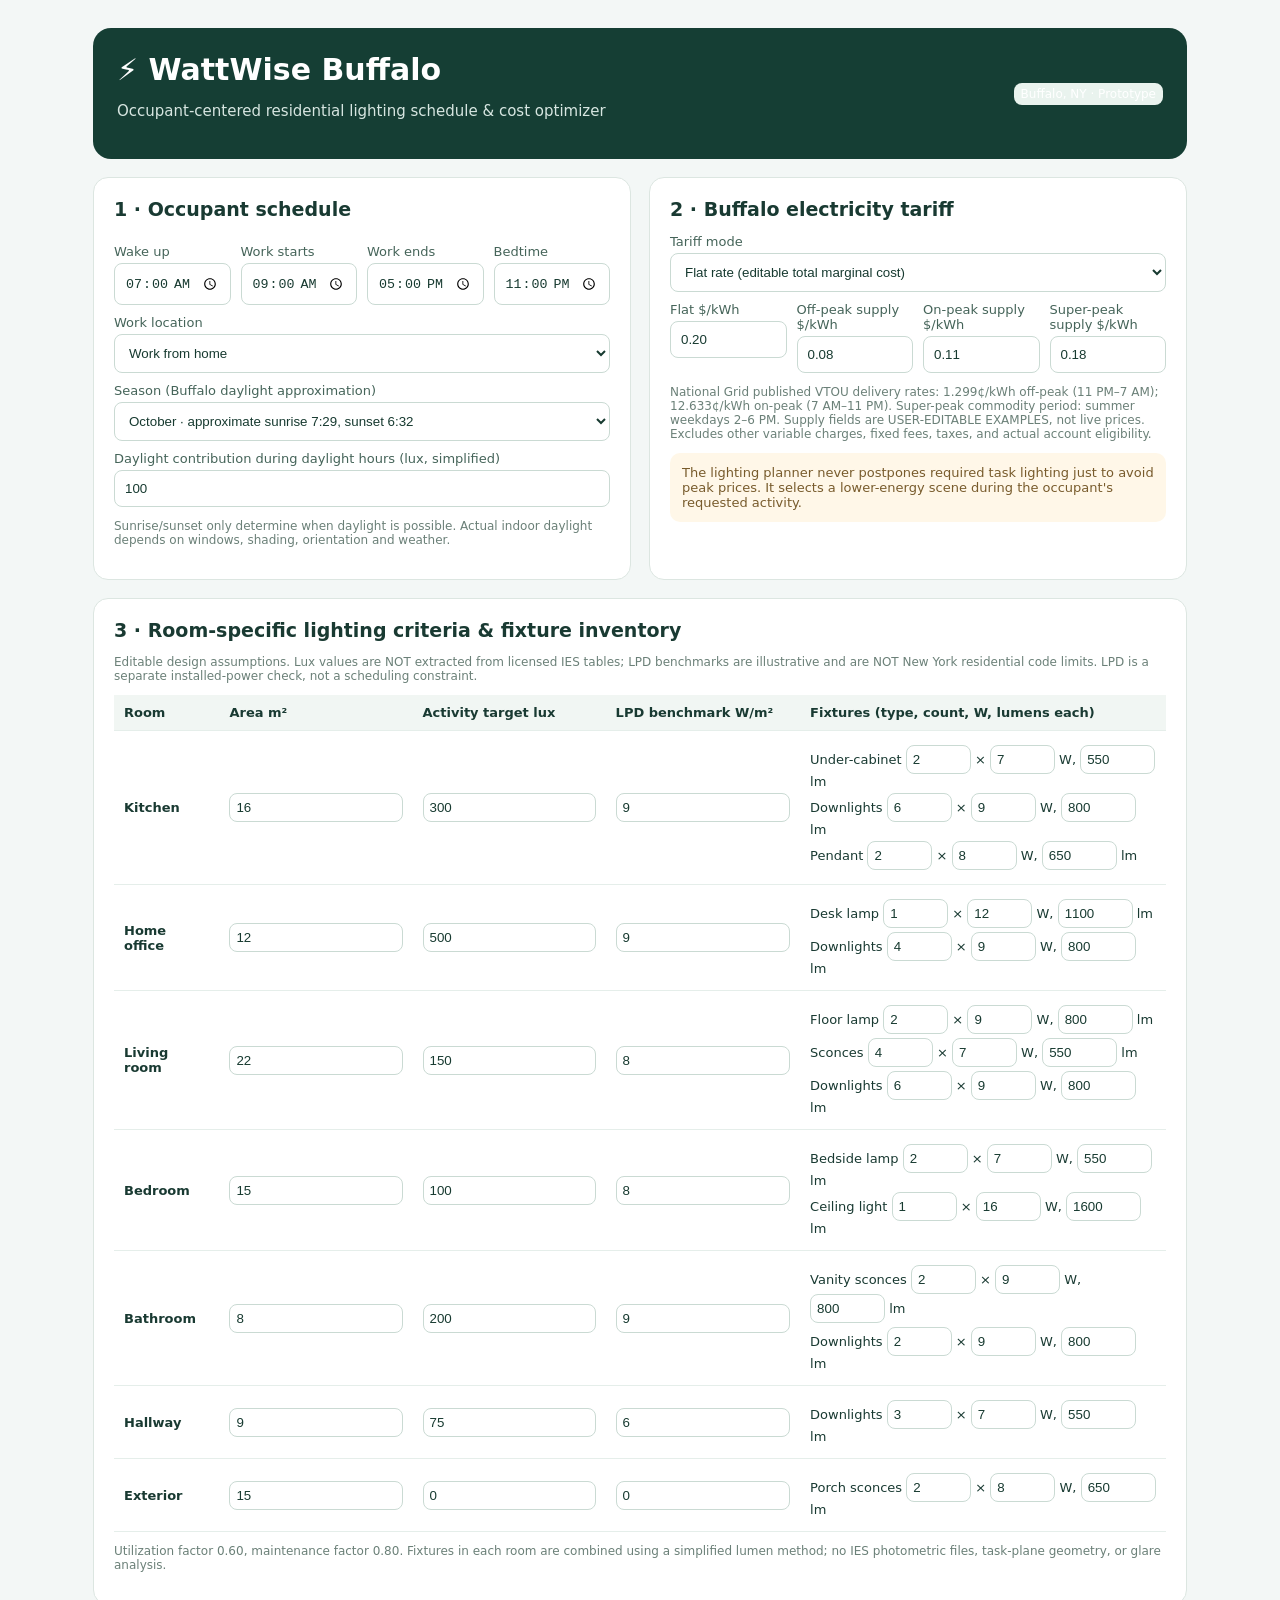
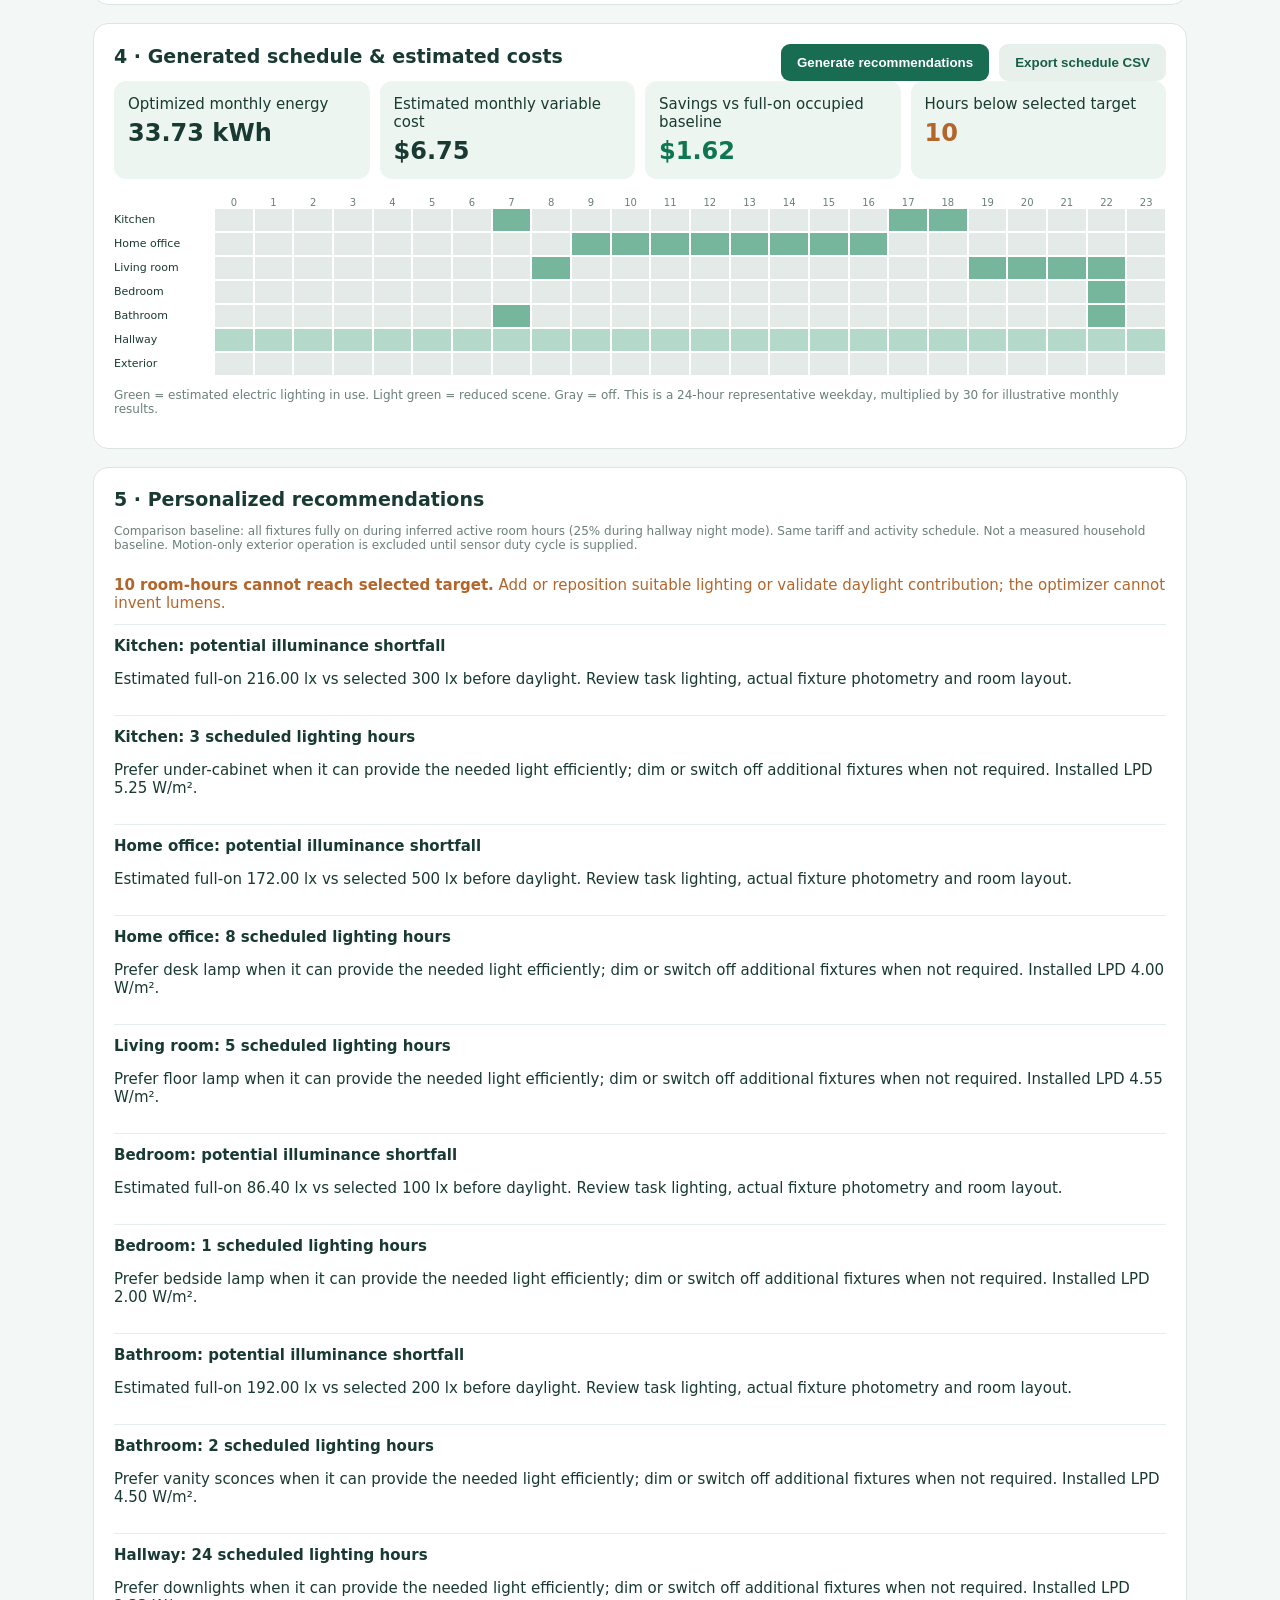
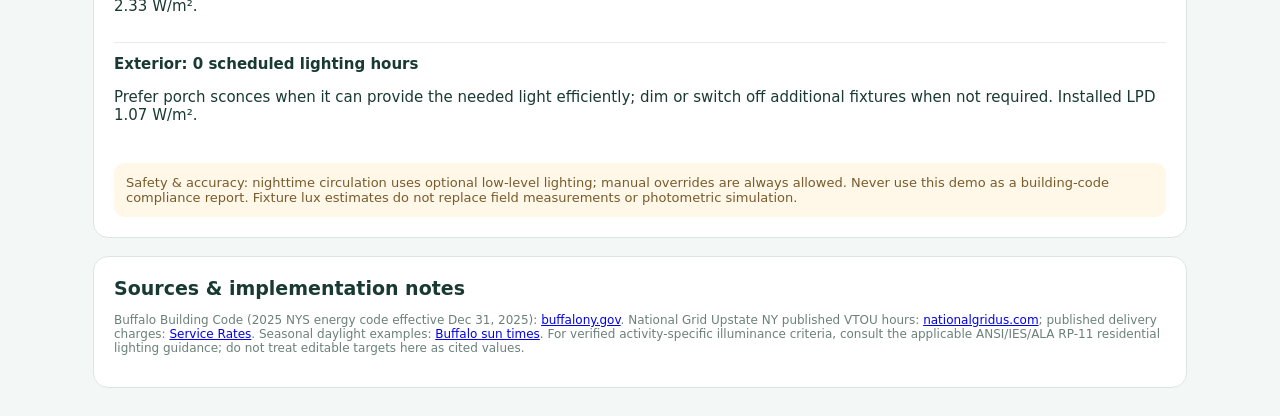
<file: WattWise_Buffalo_Complete_Package/WattWise_Buffalo/index.html>
<!DOCTYPE html>
<html lang="en"><head><meta charset="utf-8"/><meta content="width=device-width,initial-scale=1" name="viewport"/><title>WattWise Buffalo | Lighting Planner</title><link href="styles.css" rel="stylesheet"/></head><body><div class="wrap"><div class="top"><div class="flex" style="justify-content:space-between"><div><h1>⚡ WattWise Buffalo</h1><p>Occupant-centered residential lighting schedule &amp; cost optimizer</p></div><span class="chip">Buffalo, NY · Prototype</span></div></div><div class="grid"><section class="card"><h2>1 · Occupant schedule</h2><div class="four"><div><label>Wake up</label><input id="wake" type="time" value="07:00"/></div><div><label>Work starts</label><input id="work" type="time" value="09:00"/></div><div><label>Work ends</label><input id="end" type="time" value="17:00"/></div><div><label>Bedtime</label><input id="bed" type="time" value="23:00"/></div></div><label>Work location</label><select id="wfh"><option value="yes">Work from home</option><option value="no">Work away from home</option></select><label>Season (Buffalo daylight approximation)</label><select id="season"><option value="winter">Winter · approximate sunrise 7:40, sunset 4:42</option><option value="summer">Summer · approximate sunrise 5:36, sunset 8:56</option><option selected="" value="fall">October · approximate sunrise 7:29, sunset 6:32</option></select><label>Daylight contribution during daylight hours (lux, simplified)</label><input id="daylux" max="800" min="0" type="number" value="100"/><p class="small">Sunrise/sunset only determine when daylight is possible. Actual indoor daylight depends on windows, shading, orientation and weather.</p></section><section class="card"><h2>2 · Buffalo electricity tariff</h2><label>Tariff mode</label><select id="tariff"><option value="flat">Flat rate (editable total marginal cost)</option><option value="vtou">National Grid SC-1 VTOU · illustrative supply + published delivery periods</option></select><div class="four"><div><label>Flat $/kWh</label><input id="flat" min="0" step=".001" type="number" value="0.20"/></div><div><label>Off-peak supply $/kWh</label><input id="offsupply" min="0" step=".001" type="number" value="0.08"/></div><div><label>On-peak supply $/kWh</label><input id="onsupply" min="0" step=".001" type="number" value="0.11"/></div><div><label>Super-peak supply $/kWh</label><input id="supersupply" min="0" step=".001" type="number" value="0.18"/></div></div><p class="small">National Grid published VTOU delivery rates: 1.299¢/kWh off-peak (11 PM–7 AM); 12.633¢/kWh on-peak (7 AM–11 PM). Super-peak commodity period: summer weekdays 2–6 PM. Supply fields are USER-EDITABLE EXAMPLES, not live prices. Excludes other variable charges, fixed fees, taxes, and actual account eligibility.</p><div class="note">The lighting planner never postpones required task lighting just to avoid peak prices. It selects a lower-energy scene during the occupant's requested activity.</div></section><section class="card wide"><h2>3 · Room-specific lighting criteria &amp; fixture inventory</h2><p class="small">Editable design assumptions. Lux values are NOT extracted from licensed IES tables; LPD benchmarks are illustrative and are NOT New York residential code limits. LPD is a separate installed-power check, not a scheduling constraint.</p><div class="scroll"><table><thead><tr><th>Room</th><th>Area m²</th><th>Activity target lux</th><th>LPD benchmark W/m²</th><th>Fixtures (type, count, W, lumens each)</th></tr></thead><tbody id="rooms"></tbody></table></div><p class="small">Utilization factor 0.60, maintenance factor 0.80. Fixtures in each room are combined using a simplified lumen method; no IES photometric files, task-plane geometry, or glare analysis.</p></section><section class="card wide"><div class="flex" style="justify-content:space-between"><h2>4 · Generated schedule &amp; estimated costs</h2><div class="flex"><button id="run">Generate recommendations</button><button class="secondary" id="csv">Export schedule CSV</button></div></div><div class="four" id="metrics"></div><div class="scroll" style="margin-top:18px"><div id="timeline"></div></div><p class="small">Green = estimated electric lighting in use. Light green = reduced scene. Gray = off. This is a 24-hour representative weekday, multiplied by 30 for illustrative monthly results.</p></section><section class="card wide"><h2>5 · Personalized recommendations</h2><div id="recs"></div><div class="note">Safety &amp; accuracy: nighttime circulation uses optional low-level lighting; manual overrides are always allowed. Never use this demo as a building-code compliance report. Fixture lux estimates do not replace field measurements or photometric simulation.</div></section><section class="card wide"><h2>Sources &amp; implementation notes</h2><p class="small">Buffalo Building Code (2025 NYS energy code effective Dec 31, 2025): <a href="https://www.buffalony.gov/448/Building-Code">buffalony.gov</a>. National Grid Upstate NY published VTOU hours: <a href="https://www.nationalgridus.com/Upstate-NY-Home/Voluntary-Time-of-Use-Rate/Voluntary-Time-of-Use-Rate">nationalgridus.com</a>; published delivery charges: <a href="https://www.nationalgridus.com/Upstate-NY-Home/Rates/Service-Rates">Service Rates</a>. Seasonal daylight examples: <a href="https://todaysuntimes.com/new-york/buffalo/">Buffalo sun times</a>. For verified activity-specific illuminance criteria, consult the applicable ANSI/IES/ALA RP-11 residential lighting guidance; do not treat editable targets here as cited values.</p></section></div></div><script src="app.js"></script></body></html>
</file>
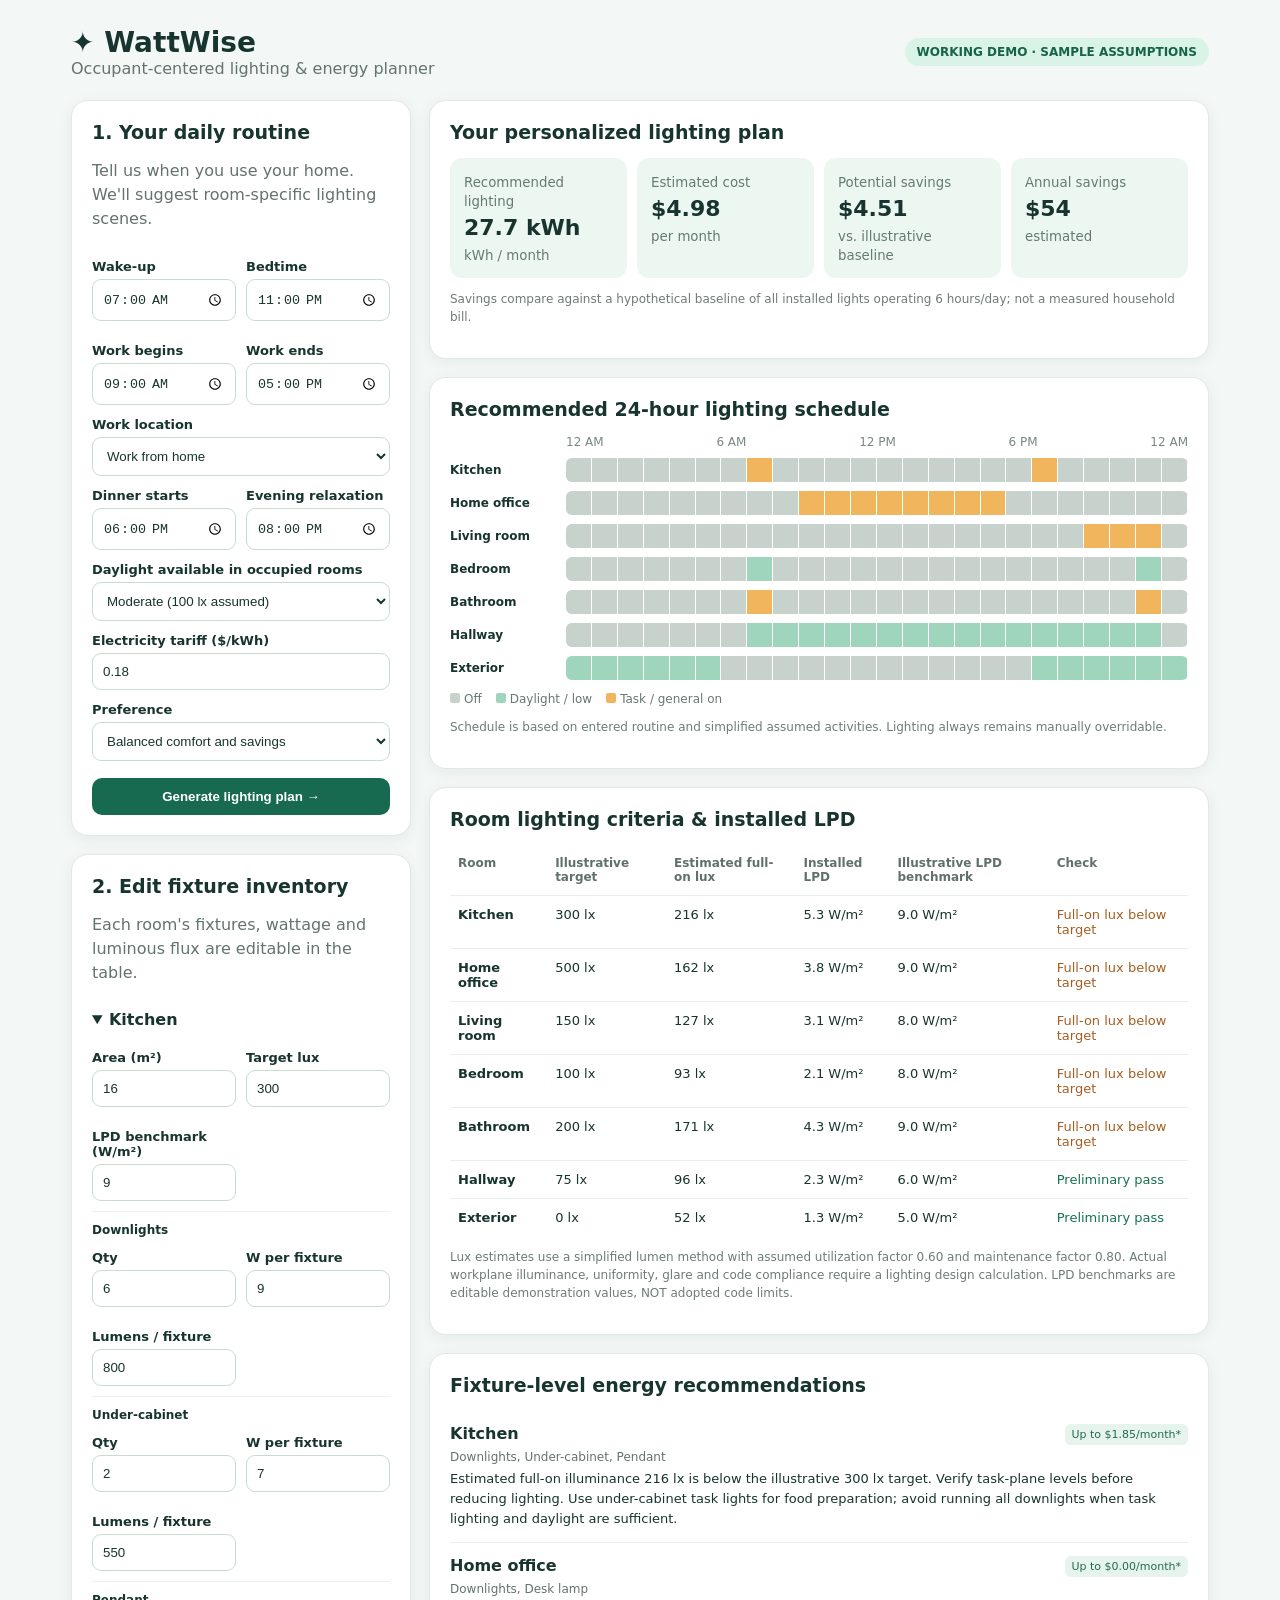
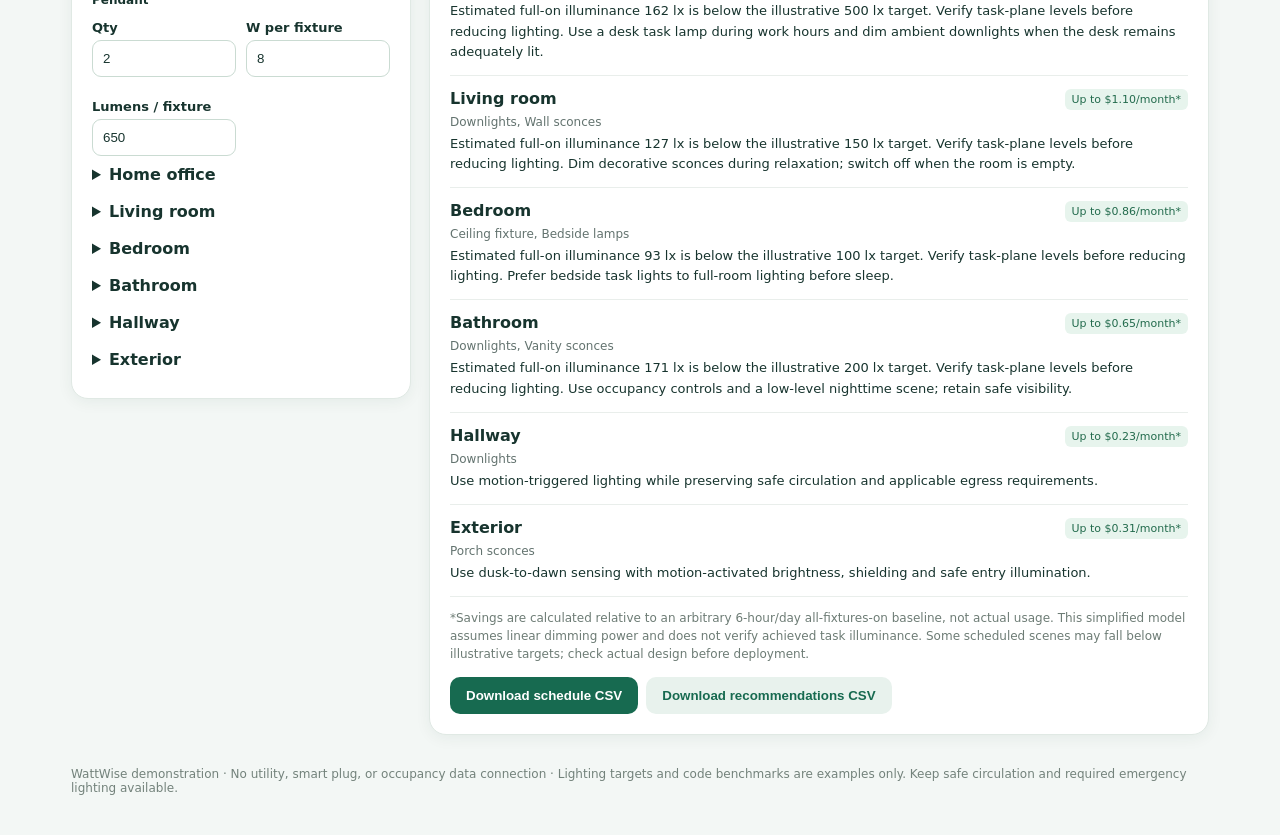
<file: wattwise_schedule_optimizer.html>
<!doctype html><html lang="en"><head><meta charset="utf-8"><meta name="viewport" content="width=device-width,initial-scale=1"><title>WattWise | Occupant-Centered Lighting Planner</title><style>:root{font-family:Inter,system-ui,Arial,sans-serif;color:#17342e;background:#f3f7f5}*{box-sizing:border-box}body{margin:0}.wrap{max-width:1190px;margin:auto;padding:26px}header{display:flex;justify-content:space-between;align-items:center;margin-bottom:22px}h1{font-size:28px;margin:0}h2{font-size:19px;margin:0 0 15px}p,.muted{color:#63736f}p{line-height:1.5}.tag{background:#d9f3e7;padding:7px 12px;border-radius:40px;color:#176348;font-size:12px;font-weight:700}.grid{display:grid;grid-template-columns:340px 1fr;gap:18px}.card{background:white;border:1px solid #e0e9e4;border-radius:17px;padding:20px;margin-bottom:18px;box-shadow:0 3px 15px #163c3010}label{display:block;font-size:13px;font-weight:650;margin:12px 0 5px}input,select{width:100%;border:1px solid #cadbd2;padding:10px;border-radius:9px;background:#fff;color:#17342e}input[type=checkbox]{width:auto}button{background:#176a50;color:#fff;border:0;padding:11px 16px;border-radius:10px;cursor:pointer;font-weight:700}button.secondary{background:#e8f2ed;color:#176a50}.cols{display:grid;grid-template-columns:1fr 1fr;gap:10px}.metrics{display:grid;grid-template-columns:repeat(4,1fr);gap:10px}.metric{background:#edf7f1;border-radius:12px;padding:14px}.metric b{display:block;font-size:22px;margin:5px 0}.metric small{color:#657b70}table{width:100%;border-collapse:collapse;font-size:13px}td,th{text-align:left;border-bottom:1px solid #e9eeeb;padding:11px 8px;vertical-align:top}th{color:#60716b;font-size:12px}tr:last-child td{border:0}.pill{background:#e7f4ed;color:#236b4d;padding:4px 7px;border-radius:6px;font-size:11px}.warn{color:#a55e21}.good{color:#16724e}.schedule{display:grid;gap:9px}.srow{display:grid;grid-template-columns:108px 1fr;gap:8px;align-items:center;font-size:12px}.track{display:flex;height:24px;border-radius:6px;overflow:hidden;background:#f0f2f0}.segment{border-right:1px solid white;min-width:0}.legend{display:flex;gap:14px;font-size:12px;color:#677970;margin-top:12px}.dot{width:10px;height:10px;display:inline-block;border-radius:2px;margin-right:4px}.note{font-size:12px;color:#6d7c75;margin-top:12px}footer{font-size:12px;color:#73827b;padding:14px 0}@media(max-width:850px){.grid{grid-template-columns:1fr}.metrics{grid-template-columns:repeat(2,1fr)}}@media(max-width:520px){.cols{grid-template-columns:1fr}.wrap{padding:12px}.card{padding:14px}.srow{grid-template-columns:80px 1fr}table{font-size:11px}}</style></head><body><div class="wrap"><header><div><h1>✦ WattWise</h1><div class="muted">Occupant-centered lighting & energy planner</div></div><span class="tag">WORKING DEMO · SAMPLE ASSUMPTIONS</span></header><div class="grid"><aside><section class="card"><h2>1. Your daily routine</h2><p>Tell us when you use your home. We'll suggest room-specific lighting scenes.</p><div class="cols"><div><label>Wake-up</label><input id="wake" type="time" value="07:00"></div><div><label>Bedtime</label><input id="sleep" type="time" value="23:00"></div><div><label>Work begins</label><input id="workStart" type="time" value="09:00"></div><div><label>Work ends</label><input id="workEnd" type="time" value="17:00"></div></div><label>Work location</label><select id="location"><option value="home">Work from home</option><option value="away">Work away from home</option></select><div class="cols"><div><label>Dinner starts</label><input id="dinner" type="time" value="18:00"></div><div><label>Evening relaxation</label><input id="relax" type="time" value="20:00"></div></div><label>Daylight available in occupied rooms</label><select id="daylight"><option value="0">Minimal / unknown</option><option value="100" selected>Moderate (100 lx assumed)</option><option value="200">High (200 lx assumed)</option></select><label>Electricity tariff ($/kWh)</label><input id="rate" type="number" min="0" step="0.01" value="0.18"><label>Preference</label><select id="pref"><option value="balanced">Balanced comfort and savings</option><option value="savings">Prioritize savings</option><option value="comfort">Prioritize brighter scenes</option></select><button style="width:100%;margin-top:17px" onclick="calculate()">Generate lighting plan →</button></section><section class="card"><h2>2. Edit fixture inventory</h2><p>Each room's fixtures, wattage and luminous flux are editable in the table.</p><div id="editor"></div></section></aside><main><section class="card"><h2>Your personalized lighting plan</h2><div class="metrics"><div class="metric"><small>Recommended lighting</small><b id="kwh">—</b><small>kWh / month</small></div><div class="metric"><small>Estimated cost</small><b id="cost">—</b><small>per month</small></div><div class="metric"><small>Potential savings</small><b id="saving">—</b><small>vs. illustrative baseline</small></div><div class="metric"><small>Annual savings</small><b id="annual">—</b><small>estimated</small></div></div><p class="note">Savings compare against a hypothetical baseline of all installed lights operating 6 hours/day; not a measured household bill.</p></section><section class="card"><h2>Recommended 24-hour lighting schedule</h2><div id="timeline" class="schedule"></div><div class="legend"><span><i class="dot" style="background:#c8d2cc"></i>Off</span><span><i class="dot" style="background:#9ed5bc"></i>Daylight / low</span><span><i class="dot" style="background:#f1b65d"></i>Task / general on</span></div><p class="note">Schedule is based on entered routine and simplified assumed activities. Lighting always remains manually overridable.</p></section><section class="card"><h2>Room lighting criteria & installed LPD</h2><div style="overflow-x:auto"><table><thead><tr><th>Room</th><th>Illustrative target</th><th>Estimated full-on lux</th><th>Installed LPD</th><th>Illustrative LPD benchmark</th><th>Check</th></tr></thead><tbody id="criteria"></tbody></table></div><p class="note">Lux estimates use a simplified lumen method with assumed utilization factor 0.60 and maintenance factor 0.80. Actual workplane illuminance, uniformity, glare and code compliance require a lighting design calculation. LPD benchmarks are editable demonstration values, NOT adopted code limits.</p></section><section class="card"><h2>Fixture-level energy recommendations</h2><div id="recommendations"></div><div style="display:flex;gap:8px;flex-wrap:wrap;margin-top:14px"><button onclick="exportCSV()">Download schedule CSV</button><button class="secondary" onclick="exportRecommendations()">Download recommendations CSV</button></div></section></main></div><footer>WattWise demonstration · No utility, smart plug, or occupancy data connection · Lighting targets and code benchmarks are examples only. Keep safe circulation and required emergency lighting available.</footer></div><script>
const rooms=[{name:'Kitchen',area:16,target:300,limit:9,fixtures:[['Downlights',6,9,800],['Under-cabinet',2,7,550],['Pendant',2,8,650]]},{name:'Home office',area:12,target:500,limit:9,fixtures:[['Downlights',4,9,800],['Desk lamp',1,9,850]]},{name:'Living room',area:22,target:150,limit:8,fixtures:[['Downlights',6,9,800],['Wall sconces',2,7,500]]},{name:'Bedroom',area:14,target:100,limit:8,fixtures:[['Ceiling fixture',1,15,1500],['Bedside lamps',2,7,600]]},{name:'Bathroom',area:7,target:200,limit:9,fixtures:[['Downlights',2,9,800],['Vanity sconces',2,6,450]]},{name:'Hallway',area:9,target:75,limit:6,fixtures:[['Downlights',3,7,600]]},{name:'Exterior',area:12,target:0,limit:5,fixtures:[['Porch sconces',2,8,650]]}];
let lastSchedule=[],lastRecs=[];
function minutes(v){let a=v.split(':').map(Number);return a[0]*60+a[1]}function inRange(t,start,end){return start<=end?t>=start&&t<end:t>=start||t<end}function fmt(n,d=1){return n.toFixed(d)}function esc(s){return String(s).replaceAll('&','&amp;').replaceAll('<','&lt;').replaceAll('>','&gt;')}
function makeEditor(){document.getElementById('editor').innerHTML=rooms.map((r,i)=>`<details ${i===0?'open':''}><summary style="cursor:pointer;padding:9px 0;font-weight:650">${r.name}</summary><div class="cols"><div><label>Area (m²)</label><input type="number" min="1" step="1" value="${r.area}" onchange="rooms[${i}].area=Math.max(1,+this.value||1);calculate()"></div><div><label>Target lux</label><input type="number" min="0" value="${r.target}" onchange="rooms[${i}].target=Math.max(0,+this.value||0);calculate()"></div><div><label>LPD benchmark (W/m²)</label><input type="number" min="0" step="0.1" value="${r.limit}" onchange="rooms[${i}].limit=Math.max(0,+this.value||0);calculate()"></div></div>${r.fixtures.map((f,j)=>`<div style="border-top:1px solid #edf1ee;margin-top:10px;padding-top:7px"><strong style="font-size:12px">${f[0]}</strong><div class="cols"><div><label>Qty</label><input type="number" min="0" value="${f[1]}" onchange="rooms[${i}].fixtures[${j}][1]=Math.max(0,+this.value||0);calculate()"></div><div><label>W per fixture</label><input type="number" min="0" step="0.1" value="${f[2]}" onchange="rooms[${i}].fixtures[${j}][2]=Math.max(0,+this.value||0);calculate()"></div><div><label>Lumens / fixture</label><input type="number" min="0" value="${f[3]}" onchange="rooms[${i}].fixtures[${j}][3]=Math.max(0,+this.value||0);calculate()"></div></div></div>`).join('')}</details>`).join('')}
function getState(){return {wake:minutes(document.getElementById('wake').value),sleep:minutes(document.getElementById('sleep').value),ws:minutes(document.getElementById('workStart').value),we:minutes(document.getElementById('workEnd').value),dinner:minutes(document.getElementById('dinner').value),relax:minutes(document.getElementById('relax').value),home:document.getElementById('location').value==='home',daylight:+document.getElementById('daylight').value,rate:Math.max(0,+document.getElementById('rate').value||0),pref:document.getElementById('pref').value}}
function mode(room,t,s){let awake=inRange(t,s.wake,s.sleep),working=inRange(t,s.ws,s.we),dinner=inRange(t,s.dinner,s.dinner+90),relax=inRange(t,s.relax,s.sleep),morning=inRange(t,s.wake,s.wake+90);if(room==='Exterior')return t>=18*60||t<6*60?1:0;if(room==='Hallway')return awake?1:0;if(room==='Bathroom')return morning||inRange(t,s.sleep-45,s.sleep)?2:0;if(!awake)return 0;if(room==='Home office')return s.home&&working?2:0;if(room==='Kitchen')return morning||dinner?2:0;if(room==='Living room')return relax||(!working&&!s.home&&inRange(t,s.we,s.relax))?2:0;if(room==='Bedroom')return morning||inRange(t,s.sleep-60,s.sleep)?1:0;return 0}
function calculate(){const s=getState();let total=0;lastSchedule=[];lastRecs=[];let criteria='',timeline='';rooms.forEach(r=>{const watts=r.fixtures.reduce((a,f)=>a+f[1]*f[2],0),lumens=r.fixtures.reduce((a,f)=>a+f[1]*f[3],0),lux=lumens*.6*.8/r.area,lpd=watts/r.area;let row=[],energy=0,onHours=0;for(let h=0;h<24;h++){let t=h*60+30,m=mode(r.name,t,s),day=(h>=7&&h<18),factor=m===0?0:m===1?.25:1; if(m===2&&day&&r.name!=='Bathroom'&&r.name!=='Exterior'){let target=r.target*(s.pref==='comfort'?1.15:s.pref==='savings'?.85:1);factor=Math.min(1,Math.max(.15,(target-s.daylight)/Math.max(lux,1)))}if(m===2&&!day&&r.target>0&&lux>0){factor=Math.min(1,Math.max(.15,r.target*(s.pref==='comfort'?1.15:s.pref==='savings'?.85:1)/lux))}if(r.name==='Exterior')factor=m===1?.2:0;factor=Math.max(0,Math.min(1,factor));let effectiveLux=day?s.daylight+lux*factor:lux*factor;energy+=watts*factor/1000;onHours+=factor;row.push({room:r.name,hour:h,mode:m,factor,estimatedLux:effectiveLux,kw:watts*factor/1000});lastSchedule.push(row[row.length-1])}total+=energy*30;let exceeds=lpd>r.limit,under=lux<r.target;criteria+=`<tr><td><b>${r.name}</b></td><td>${r.target} lx</td><td>${fmt(lux,0)} lx</td><td>${fmt(lpd,1)} W/m²</td><td>${fmt(r.limit,1)} W/m²</td><td class="${exceeds||under?'warn':'good'}">${exceeds?'LPD above example':under?'Full-on lux below target':'Preliminary pass'}</td></tr>`;let segs=row.map(x=>`<div class="segment" title="${x.hour}:00 | ${fmt(x.factor*100,0)}% power | ${fmt(x.estimatedLux,0)} estimated lx" style="width:${100/24}%;background:${x.factor<.01?'#c8d2cc':x.factor<.55?'#9ed5bc':'#f1b65d'}"></div>`).join('');timeline+=`<div class="srow"><strong>${r.name}</strong><div class="track">${segs}</div></div>`;let baseline=watts*6*30/1000,saved=Math.max(0,baseline-energy*30);let main=r.fixtures.map(f=>f[0]).join(', ');let tips=[];if(exceeds)tips.push(`Installed LPD ${fmt(lpd,1)} W/m² exceeds the editable example benchmark; review fixture efficacy, installed wattage and applicable code.`);if(under)tips.push(`Estimated full-on illuminance ${fmt(lux,0)} lx is below the illustrative ${r.target} lx target. Verify task-plane levels before reducing lighting.`);if(r.name==='Kitchen')tips.push('Use under-cabinet task lights for food preparation; avoid running all downlights when task lighting and daylight are sufficient.');if(r.name==='Home office')tips.push('Use a desk task lamp during work hours and dim ambient downlights when the desk remains adequately lit.');if(r.name==='Living room')tips.push('Dim decorative sconces during relaxation; switch off when the room is empty.');if(r.name==='Bedroom')tips.push('Prefer bedside task lights to full-room lighting before sleep.');if(r.name==='Bathroom')tips.push('Use occupancy controls and a low-level nighttime scene; retain safe visibility.');if(r.name==='Hallway')tips.push('Use motion-triggered lighting while preserving safe circulation and applicable egress requirements.');if(r.name==='Exterior')tips.push('Use dusk-to-dawn sensing with motion-activated brightness, shielding and safe entry illumination.');lastRecs.push({room:r.name,fixtures:main,monthlyKwh:energy*30,baselineKwh:baseline,savingsKwh:saved,savingsDollar:saved*s.rate,lpd,lux,notes:tips.join(' ')});});let baseline=rooms.reduce((a,r)=>a+r.fixtures.reduce((b,f)=>b+f[1]*f[2],0)*6*30/1000,0),saving=Math.max(0,(baseline-total)*s.rate);document.getElementById('kwh').textContent=fmt(total)+' kWh';document.getElementById('cost').textContent='$'+fmt(total*s.rate,2);document.getElementById('saving').textContent='$'+fmt(saving,2);document.getElementById('annual').textContent='$'+fmt(saving*12,0);document.getElementById('criteria').innerHTML=criteria;document.getElementById('timeline').innerHTML=`<div class="srow"><span></span><div style="display:flex;justify-content:space-between;color:#7b8882"><span>12 AM</span><span>6 AM</span><span>12 PM</span><span>6 PM</span><span>12 AM</span></div></div>`+timeline;document.getElementById('recommendations').innerHTML=lastRecs.map(x=>`<div style="border-bottom:1px solid #e9eeeb;padding:13px 0"><div style="display:flex;justify-content:space-between;gap:10px"><strong>${x.room}</strong><span class="pill">Up to $${fmt(x.savingsDollar,2)}/month*</span></div><div class="muted" style="font-size:12px;margin:5px 0">${esc(x.fixtures)}</div><div style="font-size:13px;line-height:1.55">${esc(x.notes)}</div></div>`).join('')+`<p class="note">*Savings are calculated relative to an arbitrary 6-hour/day all-fixtures-on baseline, not actual usage. This simplified model assumes linear dimming power and does not verify achieved task illuminance. Some scheduled scenes may fall below illustrative targets; check actual design before deployment.</p>`}
function csv(rows){if(!rows.length)return;let keys=Object.keys(rows[0]);let lines=[keys.join(','),...rows.map(r=>keys.map(k=>'"'+String(r[k]).replaceAll('"','""')+'"').join(','))];let blob=new Blob([lines.join('\r\n')],{type:'text/csv;charset=utf-8'}),a=document.createElement('a');a.href=URL.createObjectURL(blob);a.download='wattwise_'+(rows===lastSchedule?'lighting_schedule':'recommendations')+'.csv';a.click();setTimeout(()=>URL.revokeObjectURL(a.href),1000)}function exportCSV(){csv(lastSchedule)}function exportRecommendations(){csv(lastRecs)}makeEditor();calculate();</script></body></html>
</file>
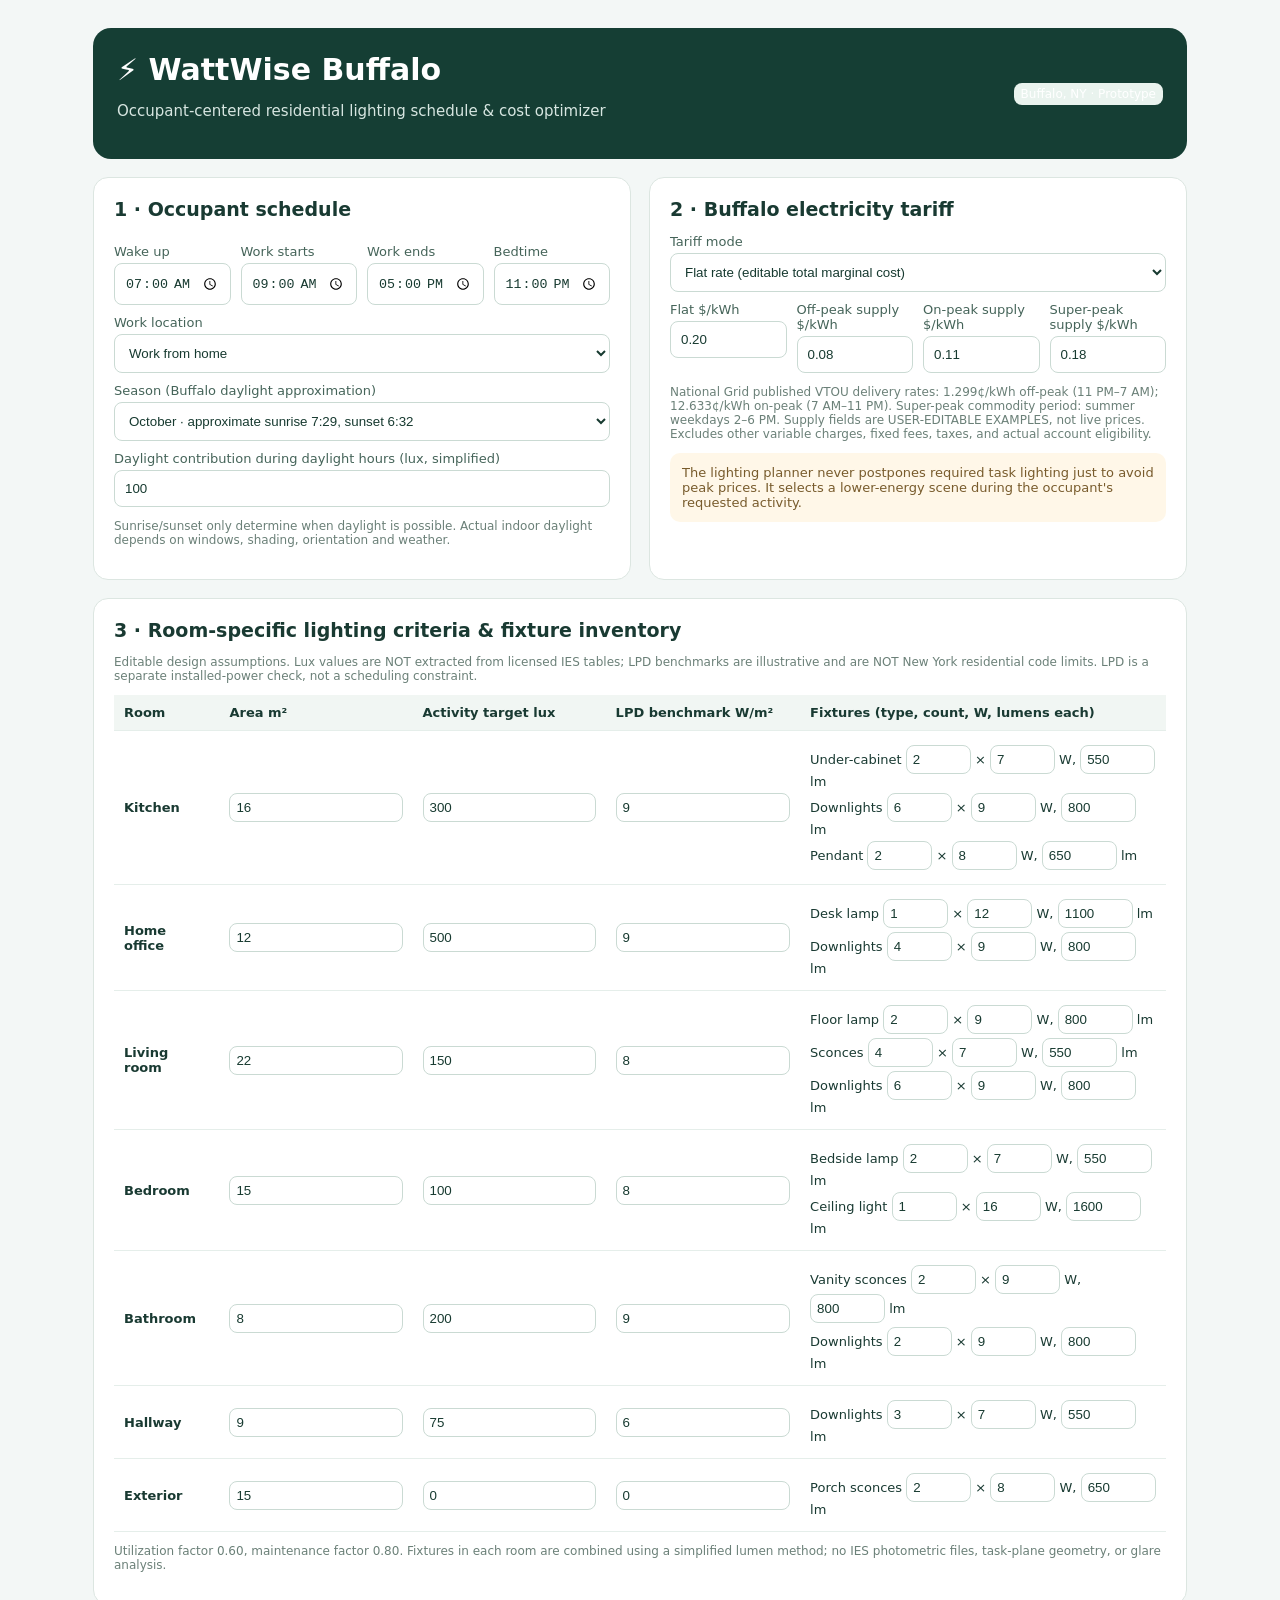
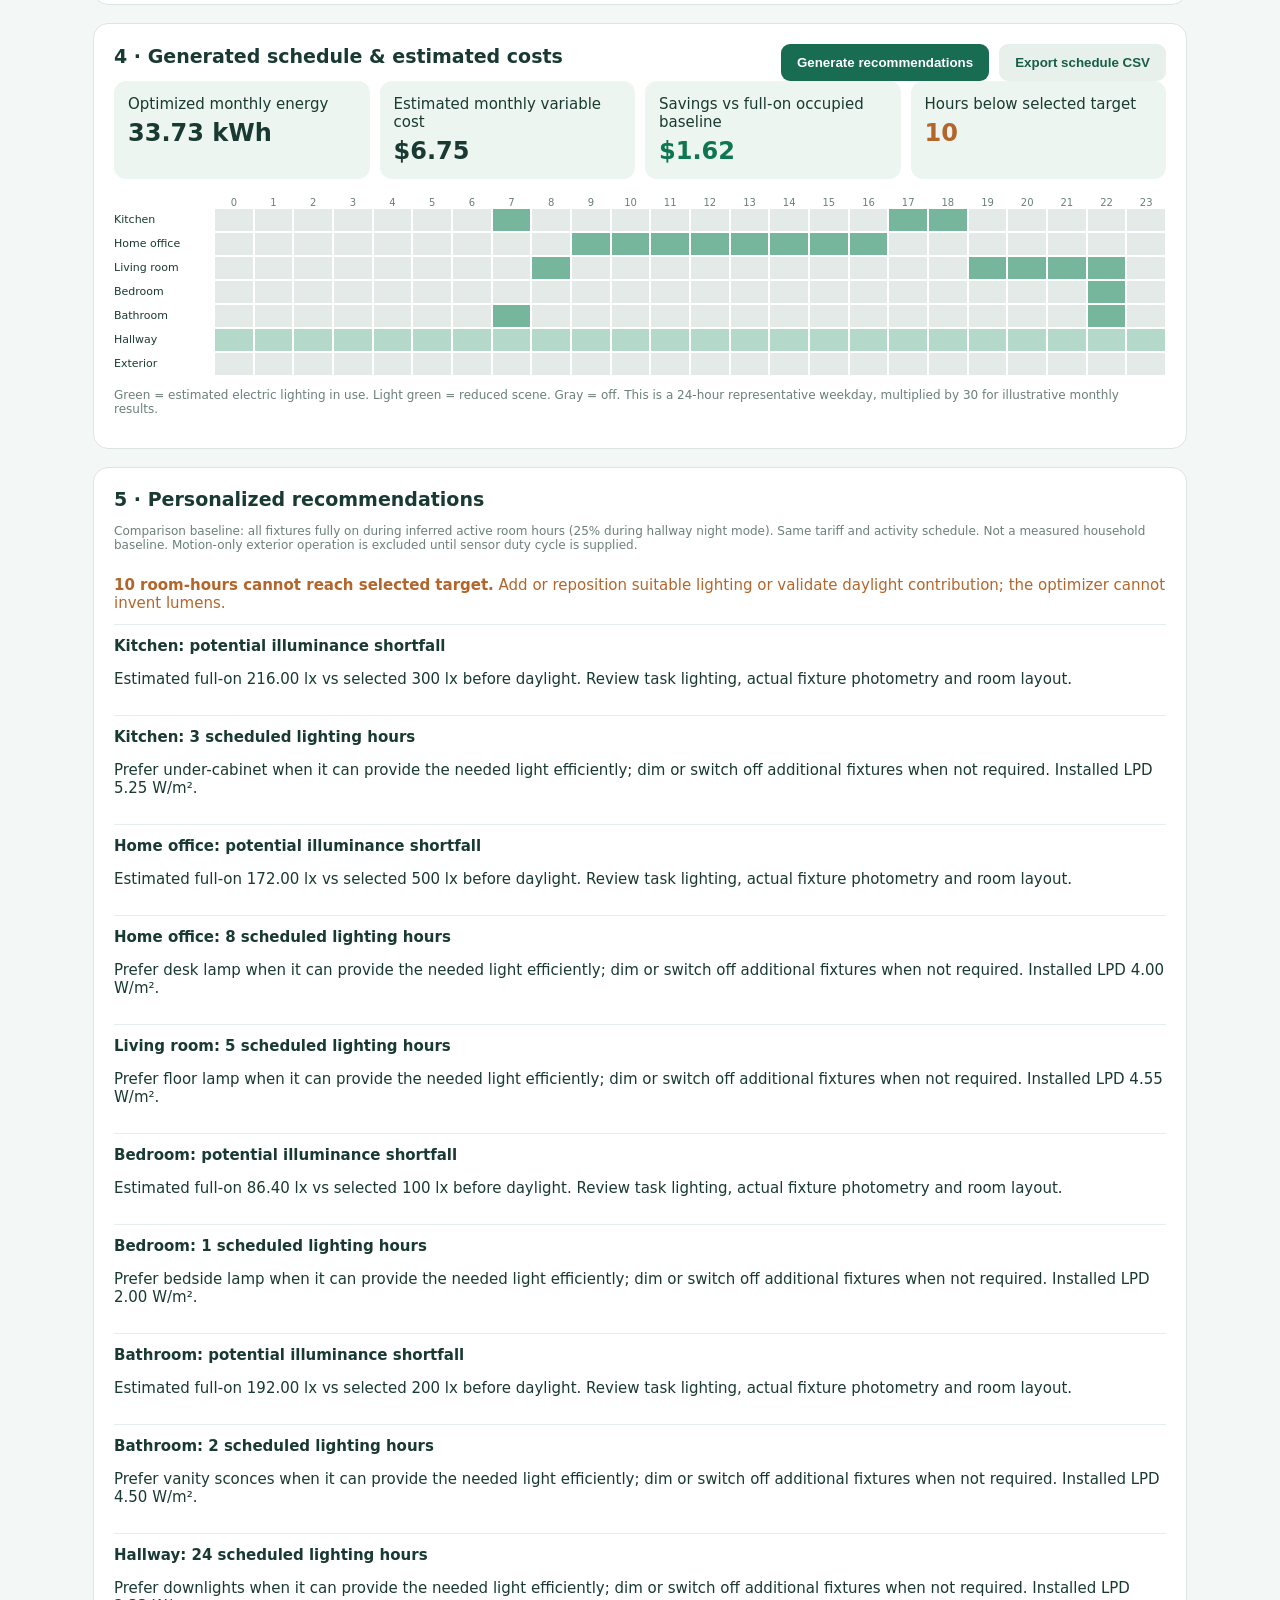
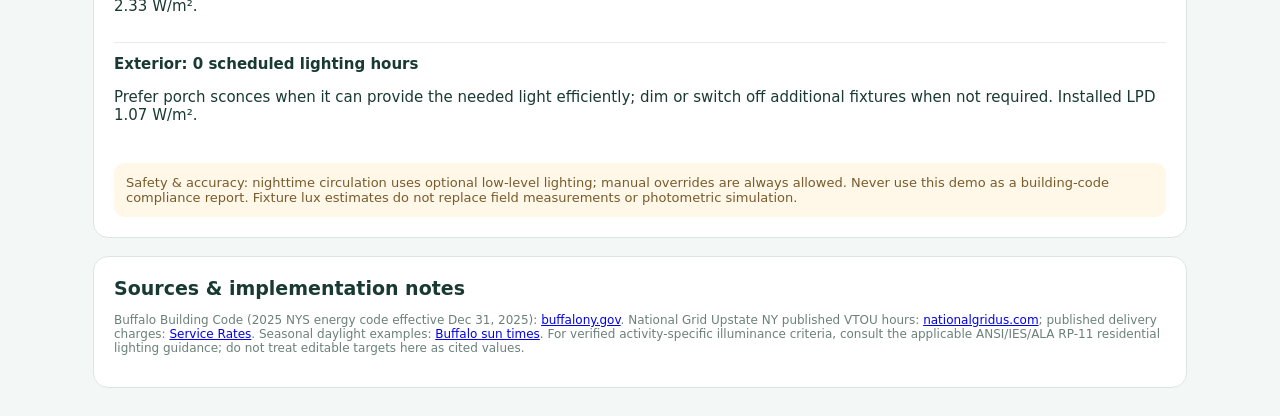
<file: WattWise_Buffalo_Complete_Package/WattWise_Buffalo/original_standalone.html>
<!doctype html><html lang="en"><head><meta charset="utf-8"><meta name="viewport" content="width=device-width,initial-scale=1"><title>WattWise Buffalo | Lighting Planner</title><style>*{box-sizing:border-box}body{margin:0;background:#f3f7f6;color:#193a32;font:15px system-ui,Arial}.wrap{max-width:1150px;margin:auto;padding:28px}.top{background:#153e34;color:white;padding:24px;border-radius:18px}.top h1{margin:0;font-size:30px}.muted{color:#6b8078}.top p{color:#d7e6e1}.grid{display:grid;grid-template-columns:1fr 1fr;gap:18px;margin-top:18px}.card{background:white;border:1px solid #dce6e1;border-radius:15px;padding:20px}.wide{grid-column:1/-1}h2{margin:0 0 14px;font-size:19px}label{display:block;font-size:13px;margin:10px 0 4px;color:#456459}input,select{width:100%;padding:10px;border:1px solid #cadad3;border-radius:8px;background:white;color:#173a30}button{border:0;border-radius:9px;padding:11px 16px;background:#176c52;color:white;cursor:pointer;font-weight:650}button.secondary{background:#e7f0eb;color:#175d49}.flex{display:flex;gap:10px;align-items:center;flex-wrap:wrap}.four{display:grid;grid-template-columns:repeat(4,1fr);gap:10px}.metric{background:#edf5f1;padding:14px;border-radius:12px}.metric strong{display:block;font-size:24px;margin-top:6px}.small{font-size:12px;color:#6b8078}table{border-collapse:collapse;width:100%;font-size:13px}th,td{padding:10px;text-align:left;border-bottom:1px solid #e5eeea}th{background:#f1f6f3}td input{min-width:65px;padding:6px} .scroll{overflow-x:auto}.note{background:#fff7e8;padding:12px;border-radius:10px;color:#785b2c;font-size:13px;margin-top:12px}.good{color:#0e7651}.bad{color:#b4652a}.chip{display:inline-block;border-radius:8px;padding:4px 7px;background:#e9f3ee;font-size:12px}.rec{padding:12px 0;border-bottom:1px solid #e6eee9}.rec:last-child{border:0}.bar{height:12px;border-radius:8px;background:#e5efeb;overflow:hidden}.bar>div{height:100%;background:#4a9d7e}.timegrid{display:grid;grid-template-columns:100px repeat(24,minmax(23px,1fr));min-width:770px}.cell{border:1px solid white;height:24px;background:#e4eae7}.active{background:#75b69d}.low{background:#b4d8c9}.timehead{font-size:10px;text-align:center;color:#6b8078}.rowname{font-size:11px;padding-top:5px}@media(max-width:760px){.grid,.four{grid-template-columns:1fr}.wrap{padding:12px}}</style></head><body><div class="wrap"><div class="top"><div class="flex" style="justify-content:space-between"><div><h1>⚡ WattWise Buffalo</h1><p>Occupant-centered residential lighting schedule & cost optimizer</p></div><span class="chip">Buffalo, NY · Prototype</span></div></div><div class="grid"><section class="card"><h2>1 · Occupant schedule</h2><div class="four"><div><label>Wake up</label><input type="time" id="wake" value="07:00"></div><div><label>Work starts</label><input type="time" id="work" value="09:00"></div><div><label>Work ends</label><input type="time" id="end" value="17:00"></div><div><label>Bedtime</label><input type="time" id="bed" value="23:00"></div></div><label>Work location</label><select id="wfh"><option value="yes">Work from home</option><option value="no">Work away from home</option></select><label>Season (Buffalo daylight approximation)</label><select id="season"><option value="winter">Winter · approximate sunrise 7:40, sunset 4:42</option><option value="summer">Summer · approximate sunrise 5:36, sunset 8:56</option><option value="fall" selected>October · approximate sunrise 7:29, sunset 6:32</option></select><label>Daylight contribution during daylight hours (lux, simplified)</label><input type="number" id="daylux" value="100" min="0" max="800"><p class="small">Sunrise/sunset only determine when daylight is possible. Actual indoor daylight depends on windows, shading, orientation and weather.</p></section><section class="card"><h2>2 · Buffalo electricity tariff</h2><label>Tariff mode</label><select id="tariff"><option value="flat">Flat rate (editable total marginal cost)</option><option value="vtou">National Grid SC-1 VTOU · illustrative supply + published delivery periods</option></select><div class="four"><div><label>Flat $/kWh</label><input id="flat" type="number" step=".001" value="0.20" min="0"></div><div><label>Off-peak supply $/kWh</label><input id="offsupply" type="number" step=".001" value="0.08" min="0"></div><div><label>On-peak supply $/kWh</label><input id="onsupply" type="number" step=".001" value="0.11" min="0"></div><div><label>Super-peak supply $/kWh</label><input id="supersupply" type="number" step=".001" value="0.18" min="0"></div></div><p class="small">National Grid published VTOU delivery rates: 1.299¢/kWh off-peak (11 PM–7 AM); 12.633¢/kWh on-peak (7 AM–11 PM). Super-peak commodity period: summer weekdays 2–6 PM. Supply fields are USER-EDITABLE EXAMPLES, not live prices. Excludes other variable charges, fixed fees, taxes, and actual account eligibility.</p><div class="note">The lighting planner never postpones required task lighting just to avoid peak prices. It selects a lower-energy scene during the occupant's requested activity.</div></section><section class="card wide"><h2>3 · Room-specific lighting criteria & fixture inventory</h2><p class="small">Editable design assumptions. Lux values are NOT extracted from licensed IES tables; LPD benchmarks are illustrative and are NOT New York residential code limits. LPD is a separate installed-power check, not a scheduling constraint.</p><div class="scroll"><table><thead><tr><th>Room</th><th>Area m²</th><th>Activity target lux</th><th>LPD benchmark W/m²</th><th>Fixtures (type, count, W, lumens each)</th></tr></thead><tbody id="rooms"></tbody></table></div><p class="small">Utilization factor 0.60, maintenance factor 0.80. Fixtures in each room are combined using a simplified lumen method; no IES photometric files, task-plane geometry, or glare analysis.</p></section><section class="card wide"><div class="flex" style="justify-content:space-between"><h2>4 · Generated schedule & estimated costs</h2><div class="flex"><button id="run">Generate recommendations</button><button id="csv" class="secondary">Export schedule CSV</button></div></div><div id="metrics" class="four"></div><div class="scroll" style="margin-top:18px"><div id="timeline"></div></div><p class="small">Green = estimated electric lighting in use. Light green = reduced scene. Gray = off. This is a 24-hour representative weekday, multiplied by 30 for illustrative monthly results.</p></section><section class="card wide"><h2>5 · Personalized recommendations</h2><div id="recs"></div><div class="note">Safety & accuracy: nighttime circulation uses optional low-level lighting; manual overrides are always allowed. Never use this demo as a building-code compliance report. Fixture lux estimates do not replace field measurements or photometric simulation.</div></section><section class="card wide"><h2>Sources & implementation notes</h2><p class="small">Buffalo Building Code (2025 NYS energy code effective Dec 31, 2025): <a href="https://www.buffalony.gov/448/Building-Code">buffalony.gov</a>. National Grid Upstate NY published VTOU hours: <a href="https://www.nationalgridus.com/Upstate-NY-Home/Voluntary-Time-of-Use-Rate/Voluntary-Time-of-Use-Rate">nationalgridus.com</a>; published delivery charges: <a href="https://www.nationalgridus.com/Upstate-NY-Home/Rates/Service-Rates">Service Rates</a>. Seasonal daylight examples: <a href="https://todaysuntimes.com/new-york/buffalo/">Buffalo sun times</a>. For verified activity-specific illuminance criteria, consult the applicable ANSI/IES/ALA RP-11 residential lighting guidance; do not treat editable targets here as cited values.</p></section></div></div><script>
const rooms=[{name:'Kitchen',area:16,lux:300,lpd:9,fixtures:[['Under-cabinet',2,7,550],['Downlights',6,9,800],['Pendant',2,8,650]]},{name:'Home office',area:12,lux:500,lpd:9,fixtures:[['Desk lamp',1,12,1100],['Downlights',4,9,800]]},{name:'Living room',area:22,lux:150,lpd:8,fixtures:[['Floor lamp',2,9,800],['Sconces',4,7,550],['Downlights',6,9,800]]},{name:'Bedroom',area:15,lux:100,lpd:8,fixtures:[['Bedside lamp',2,7,550],['Ceiling light',1,16,1600]]},{name:'Bathroom',area:8,lux:200,lpd:9,fixtures:[['Vanity sconces',2,9,800],['Downlights',2,9,800]]},{name:'Hallway',area:9,lux:75,lpd:6,fixtures:[['Downlights',3,7,550]]},{name:'Exterior',area:15,lux:0,lpd:0,fixtures:[['Porch sconces',2,8,650]]}];
const $=id=>document.getElementById(id); const fmt=n=>Number(n).toFixed(2);let records=[];
$('rooms').innerHTML=rooms.map((r,i)=>`<tr><td><b>${r.name}</b></td><td><input type="number" min="1" value="${r.area}" data-r="${i}" data-k="area"></td><td><input type="number" min="0" value="${r.lux}" data-r="${i}" data-k="lux"></td><td><input type="number" min="0" step=".1" value="${r.lpd}" data-r="${i}" data-k="lpd"></td><td>${r.fixtures.map((f,j)=>`<div style="margin:4px 0">${f[0]} <input title="Quantity" style="width:56px" type="number" min="0" value="${f[1]}" data-r="${i}" data-f="${j}" data-p="1"> × <input title="Wattage" style="width:62px" type="number" min="0" value="${f[2]}" data-r="${i}" data-f="${j}" data-p="2"> W, <input title="Lumens" style="width:75px" type="number" min="0" value="${f[3]}" data-r="${i}" data-f="${j}" data-p="3"> lm</div>`).join('')}</td></tr>`).join('');
function hr(id){let v=$(id).value.split(':');return Number(v[0])+Number(v[1])/60}function sunlight(h){let s=$('season').value;let a=s==='winter'?7.67:s==='summer'?5.6:7.48,b=s==='winter'?16.7:s==='summer'?20.93:18.53;return h>=a&&h<b}function price(h){if($('tariff').value==='flat')return +$('flat').value;let peak=h>=7&&h<23;let summer=$('season').value==='summer';let superpeak=summer&&h>=14&&h<18;return (peak?0.12633:0.01299)+(superpeak?+$('supersupply').value:peak?+$('onsupply').value:+$('offsupply').value)}
function occupied(room,h){let w=hr('wake'),a=hr('work'),e=hr('end'),b=hr('bed'),home=$('wfh').value==='yes';if(h<w||h>=b)return room==='Hallway'?'night':room==='Exterior'?'motion':'off';if(!home&&h>=a&&h<e)return room==='Exterior'?'motion':'off';if(room==='Kitchen')return (h>=w&&h<w+1)||(h>=e&&h<e+2)?'task':'off';if(room==='Home office')return home&&h>=a&&h<e?'task':'off';if(room==='Living room')return (h>=w+1&&h<a)||(h>=e+2&&h<b)?'task':'off';if(room==='Bedroom')return (h>=w&&h<w+1)||(h>=b-1&&h<b)?'task':'off';if(room==='Bathroom')return (h>=w&&h<w+1)||(h>=b-1&&h<b)?'task':'off';if(room==='Hallway')return 'night';if(room==='Exterior')return 'motion';return 'off'}
function solve(r,h,mode){const daylight=sunlight(h)&&r.name!=='Exterior'&&r.name!=='Hallway'?Math.max(0,+$('daylux').value):0;let target=mode==='task'?r.lux:mode==='night'?Math.min(15,r.lux):mode==='motion'?0:0;if(mode==='off')return {power:0,lux:daylight,parts:[],met:true,daylight};if(mode==='motion')return {power:0,lux:0,parts:[],met:true,daylight:0};let needed=Math.max(0,target-daylight),options=r.fixtures.map(f=>({name:f[0],power:f[1]*f[2],lux:f[1]*f[3]*.6*.8/r.area})).filter(x=>x.power>0&&x.lux>0).sort((a,b)=>(b.lux/b.power)-(a.lux/a.power));let power=0,lit=0,parts=[];for(let o of options){if(lit>=needed-0.001)break;let frac=Math.min(1,(needed-lit)/o.lux);power+=frac*o.power;lit+=frac*o.lux;parts.push(`${o.name} ${Math.round(frac*100)}%`)}return {power,lux:lit+daylight,parts,met:lit+daylight+0.01>=target,daylight};}
function render(){document.querySelectorAll('[data-r]').forEach(x=>{let r=rooms[+x.dataset.r];if(x.dataset.f!==undefined)r.fixtures[+x.dataset.f][+x.dataset.p]=Math.max(0,+x.value||0);else r[x.dataset.k]=Math.max(x.dataset.k==='area'?1:0,+x.value||0)});records=[];let kwh=0,cost=0,base=0,basecost=0,unmet=0;let html='<div class="timegrid"><div></div>'+Array.from({length:24},(_,h)=>`<div class="timehead">${h}</div>`).join('');let notes=[];rooms.forEach(r=>{let watts=r.fixtures.reduce((a,f)=>a+f[1]*f[2],0),lpd=watts/r.area, fullLux=r.fixtures.reduce((a,f)=>a+f[1]*f[3]*.48/r.area,0);let hours=0;html+=`<div class="rowname">${r.name}</div>`;for(let h=0;h<24;h++){let mode=occupied(r.name,h+.5),x=solve(r,h+.5,mode),e=x.power/1000,baseline=(mode==='task'?watts:mode==='night'?watts*.25:0)/1000; kwh+=e;cost+=e*price(h+.5);base+=baseline;basecost+=baseline*price(h+.5);if(!x.met)unmet++;if(e>0)hours++;records.push({room:r.name,hour:h,activity:mode,daylight_lux:fmt(x.daylight),target_lux:mode==='task'?r.lux:mode==='night'?Math.min(15,r.lux):0,estimated_lux:fmt(x.lux),estimated_watts:fmt(x.power),selected_fixtures:x.parts.join('; '),price_per_kwh:fmt(price(h+.5)),hourly_cost:fmt(e*price(h+.5)),target_met:x.met?'yes':'no'});html+=`<div class="cell ${e>0?(mode==='night'?'low':'active'):''}" title="${r.name} ${h}:00: ${x.parts.join(', ')||'Off'}; ${fmt(x.lux)} lux"></div>`;}if(r.name!=='Exterior'&&r.lpd>0&&lpd>r.lpd)notes.push(`<div class="rec"><b>${r.name}: installed LPD benchmark exceeded</b><p>${fmt(lpd)} W/m² vs editable benchmark ${r.lpd} W/m². Review fixture power and applicable residential energy-code provisions. This is not a code violation determination.</p></div>`);if(r.name!=='Exterior'&&fullLux<r.lux)notes.push(`<div class="rec"><b>${r.name}: potential illuminance shortfall</b><p>Estimated full-on ${fmt(fullLux)} lx vs selected ${r.lux} lx before daylight. Review task lighting, actual fixture photometry and room layout.</p></div>`);notes.push(`<div class="rec"><b>${r.name}: ${hours} scheduled lighting hours</b><p>Prefer ${r.fixtures[0][0].toLowerCase()} when it can provide the needed light efficiently; dim or switch off additional fixtures when not required. Installed LPD ${fmt(lpd)} W/m².</p></div>`)});html+='</div>';$('timeline').innerHTML=html;let m=(n)=>n*30;$('metrics').innerHTML=`<div class="metric"><span>Optimized monthly energy</span><strong>${fmt(m(kwh))} kWh</strong></div><div class="metric"><span>Estimated monthly variable cost</span><strong>$${fmt(m(cost))}</strong></div><div class="metric"><span>Savings vs full-on occupied baseline</span><strong class="good">$${fmt(Math.max(0,m(basecost-cost)))}</strong></div><div class="metric"><span>Hours below selected target</span><strong class="${unmet?'bad':'good'}">${unmet}</strong></div>`;$('recs').innerHTML=`<p class="small">Comparison baseline: all fixtures fully on during inferred active room hours (25% during hallway night mode). Same tariff and activity schedule. Not a measured household baseline. Motion-only exterior operation is excluded until sensor duty cycle is supplied.</p>${unmet?`<div class="rec bad"><b>${unmet} room-hours cannot reach selected target.</b> Add or reposition suitable lighting or validate daylight contribution; the optimizer cannot invent lumens.</div>`:''}${notes.join('')}`}
$('run').onclick=render;['wake','work','end','bed','wfh','season','daylux','tariff','flat','offsupply','onsupply','supersupply'].forEach(id=>$(id).addEventListener('change',render));$('csv').onclick=()=>{render();let keys=Object.keys(records[0]);let csv=[keys.join(','),...records.map(r=>keys.map(k=>'"'+String(r[k]).replaceAll('"','""')+'"').join(','))].join('\r\n');let a=document.createElement('a');a.href=URL.createObjectURL(new Blob([csv],{type:'text/csv'}));a.download='wattwise_buffalo_hourly_schedule.csv';a.click();setTimeout(()=>URL.revokeObjectURL(a.href),1000)};render();
</script></body></html>
</file>
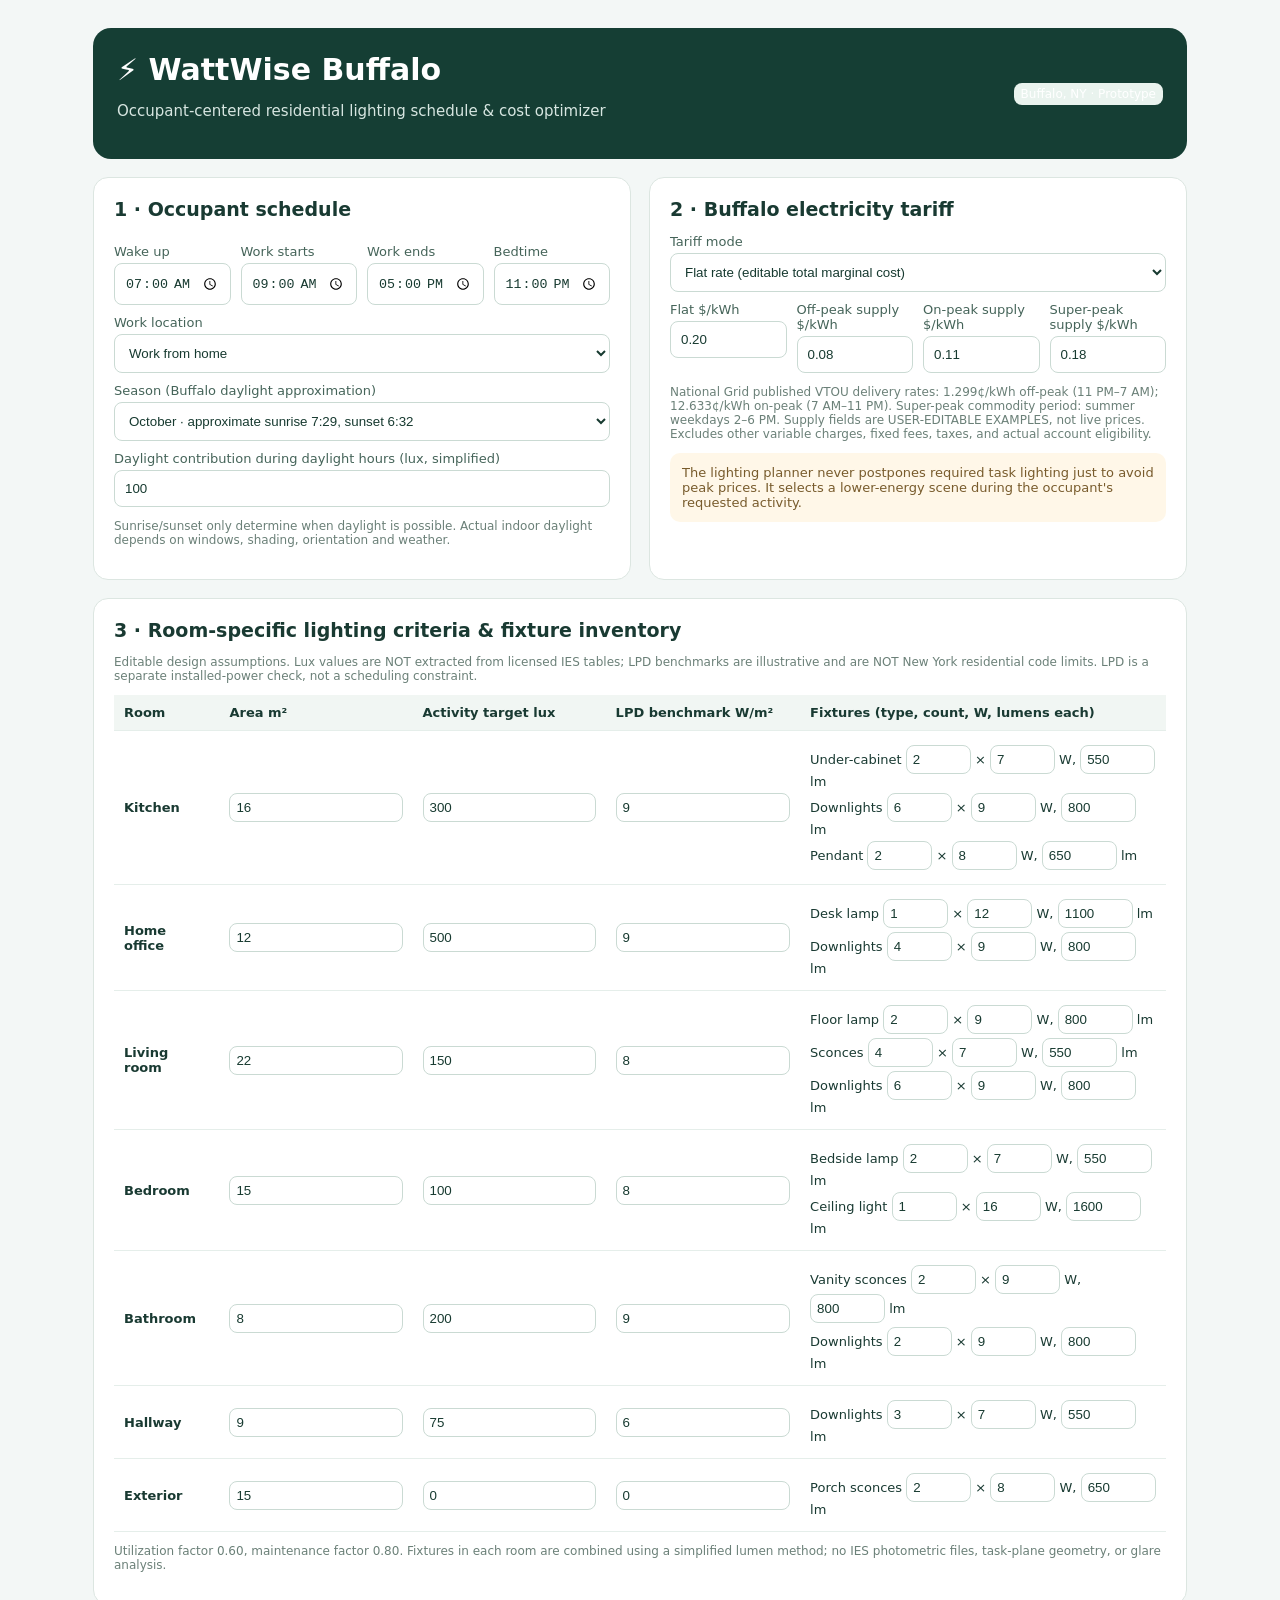
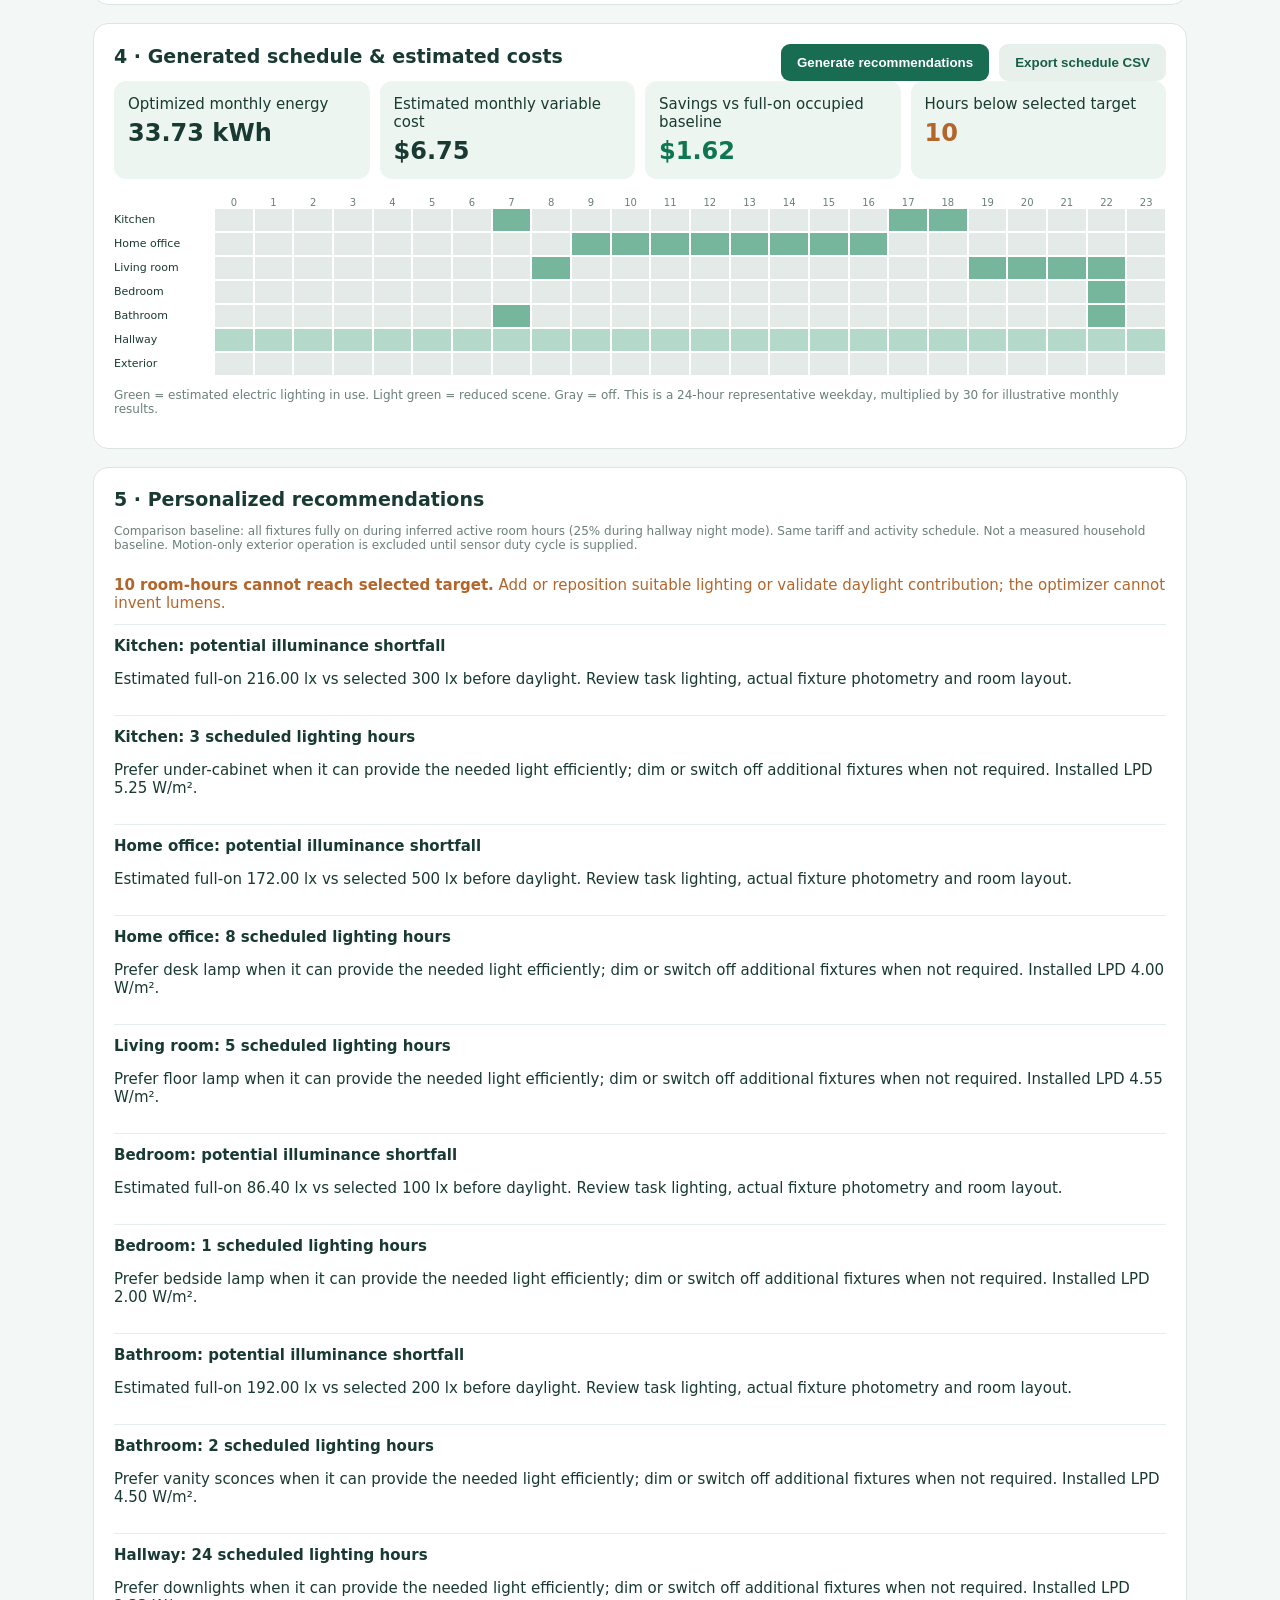
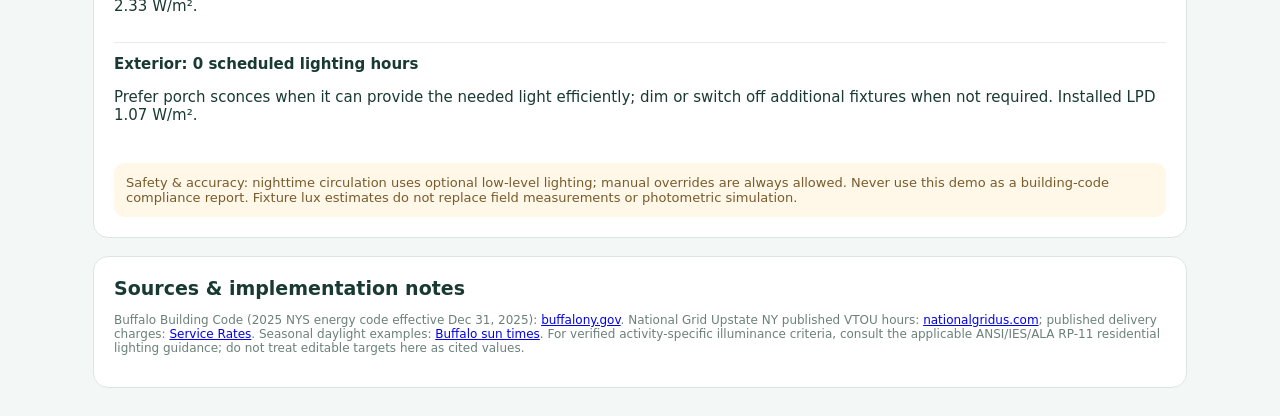
<file: WattWise_Buffalo_Complete_Package/WattWise_Buffalo/wattwise_buffalo_generated.html>
<!DOCTYPE html>
<html lang="en"><head><meta charset="utf-8"/><meta content="width=device-width,initial-scale=1" name="viewport"/><title>WattWise Buffalo | Lighting Planner</title><style>
*{box-sizing:border-box}body{margin:0;background:#f3f7f6;color:#193a32;font:15px system-ui,Arial}.wrap{max-width:1150px;margin:auto;padding:28px}.top{background:#153e34;color:white;padding:24px;border-radius:18px}.top h1{margin:0;font-size:30px}.muted{color:#6b8078}.top p{color:#d7e6e1}.grid{display:grid;grid-template-columns:1fr 1fr;gap:18px;margin-top:18px}.card{background:white;border:1px solid #dce6e1;border-radius:15px;padding:20px}.wide{grid-column:1/-1}h2{margin:0 0 14px;font-size:19px}label{display:block;font-size:13px;margin:10px 0 4px;color:#456459}input,select{width:100%;padding:10px;border:1px solid #cadad3;border-radius:8px;background:white;color:#173a30}button{border:0;border-radius:9px;padding:11px 16px;background:#176c52;color:white;cursor:pointer;font-weight:650}button.secondary{background:#e7f0eb;color:#175d49}.flex{display:flex;gap:10px;align-items:center;flex-wrap:wrap}.four{display:grid;grid-template-columns:repeat(4,1fr);gap:10px}.metric{background:#edf5f1;padding:14px;border-radius:12px}.metric strong{display:block;font-size:24px;margin-top:6px}.small{font-size:12px;color:#6b8078}table{border-collapse:collapse;width:100%;font-size:13px}th,td{padding:10px;text-align:left;border-bottom:1px solid #e5eeea}th{background:#f1f6f3}td input{min-width:65px;padding:6px} .scroll{overflow-x:auto}.note{background:#fff7e8;padding:12px;border-radius:10px;color:#785b2c;font-size:13px;margin-top:12px}.good{color:#0e7651}.bad{color:#b4652a}.chip{display:inline-block;border-radius:8px;padding:4px 7px;background:#e9f3ee;font-size:12px}.rec{padding:12px 0;border-bottom:1px solid #e6eee9}.rec:last-child{border:0}.bar{height:12px;border-radius:8px;background:#e5efeb;overflow:hidden}.bar>div{height:100%;background:#4a9d7e}.timegrid{display:grid;grid-template-columns:100px repeat(24,minmax(23px,1fr));min-width:770px}.cell{border:1px solid white;height:24px;background:#e4eae7}.active{background:#75b69d}.low{background:#b4d8c9}.timehead{font-size:10px;text-align:center;color:#6b8078}.rowname{font-size:11px;padding-top:5px}@media(max-width:760px){.grid,.four{grid-template-columns:1fr}.wrap{padding:12px}}

</style></head><body><div class="wrap"><div class="top"><div class="flex" style="justify-content:space-between"><div><h1>⚡ WattWise Buffalo</h1><p>Occupant-centered residential lighting schedule &amp; cost optimizer</p></div><span class="chip">Buffalo, NY · Prototype</span></div></div><div class="grid"><section class="card"><h2>1 · Occupant schedule</h2><div class="four"><div><label>Wake up</label><input id="wake" type="time" value="07:00"/></div><div><label>Work starts</label><input id="work" type="time" value="09:00"/></div><div><label>Work ends</label><input id="end" type="time" value="17:00"/></div><div><label>Bedtime</label><input id="bed" type="time" value="23:00"/></div></div><label>Work location</label><select id="wfh"><option value="yes">Work from home</option><option value="no">Work away from home</option></select><label>Season (Buffalo daylight approximation)</label><select id="season"><option value="winter">Winter · approximate sunrise 7:40, sunset 4:42</option><option value="summer">Summer · approximate sunrise 5:36, sunset 8:56</option><option selected="" value="fall">October · approximate sunrise 7:29, sunset 6:32</option></select><label>Daylight contribution during daylight hours (lux, simplified)</label><input id="daylux" max="800" min="0" type="number" value="100"/><p class="small">Sunrise/sunset only determine when daylight is possible. Actual indoor daylight depends on windows, shading, orientation and weather.</p></section><section class="card"><h2>2 · Buffalo electricity tariff</h2><label>Tariff mode</label><select id="tariff"><option value="flat">Flat rate (editable total marginal cost)</option><option value="vtou">National Grid SC-1 VTOU · illustrative supply + published delivery periods</option></select><div class="four"><div><label>Flat $/kWh</label><input id="flat" min="0" step=".001" type="number" value="0.20"/></div><div><label>Off-peak supply $/kWh</label><input id="offsupply" min="0" step=".001" type="number" value="0.08"/></div><div><label>On-peak supply $/kWh</label><input id="onsupply" min="0" step=".001" type="number" value="0.11"/></div><div><label>Super-peak supply $/kWh</label><input id="supersupply" min="0" step=".001" type="number" value="0.18"/></div></div><p class="small">National Grid published VTOU delivery rates: 1.299¢/kWh off-peak (11 PM–7 AM); 12.633¢/kWh on-peak (7 AM–11 PM). Super-peak commodity period: summer weekdays 2–6 PM. Supply fields are USER-EDITABLE EXAMPLES, not live prices. Excludes other variable charges, fixed fees, taxes, and actual account eligibility.</p><div class="note">The lighting planner never postpones required task lighting just to avoid peak prices. It selects a lower-energy scene during the occupant's requested activity.</div></section><section class="card wide"><h2>3 · Room-specific lighting criteria &amp; fixture inventory</h2><p class="small">Editable design assumptions. Lux values are NOT extracted from licensed IES tables; LPD benchmarks are illustrative and are NOT New York residential code limits. LPD is a separate installed-power check, not a scheduling constraint.</p><div class="scroll"><table><thead><tr><th>Room</th><th>Area m²</th><th>Activity target lux</th><th>LPD benchmark W/m²</th><th>Fixtures (type, count, W, lumens each)</th></tr></thead><tbody id="rooms"></tbody></table></div><p class="small">Utilization factor 0.60, maintenance factor 0.80. Fixtures in each room are combined using a simplified lumen method; no IES photometric files, task-plane geometry, or glare analysis.</p></section><section class="card wide"><div class="flex" style="justify-content:space-between"><h2>4 · Generated schedule &amp; estimated costs</h2><div class="flex"><button id="run">Generate recommendations</button><button class="secondary" id="csv">Export schedule CSV</button></div></div><div class="four" id="metrics"></div><div class="scroll" style="margin-top:18px"><div id="timeline"></div></div><p class="small">Green = estimated electric lighting in use. Light green = reduced scene. Gray = off. This is a 24-hour representative weekday, multiplied by 30 for illustrative monthly results.</p></section><section class="card wide"><h2>5 · Personalized recommendations</h2><div id="recs"></div><div class="note">Safety &amp; accuracy: nighttime circulation uses optional low-level lighting; manual overrides are always allowed. Never use this demo as a building-code compliance report. Fixture lux estimates do not replace field measurements or photometric simulation.</div></section><section class="card wide"><h2>Sources &amp; implementation notes</h2><p class="small">Buffalo Building Code (2025 NYS energy code effective Dec 31, 2025): <a href="https://www.buffalony.gov/448/Building-Code">buffalony.gov</a>. National Grid Upstate NY published VTOU hours: <a href="https://www.nationalgridus.com/Upstate-NY-Home/Voluntary-Time-of-Use-Rate/Voluntary-Time-of-Use-Rate">nationalgridus.com</a>; published delivery charges: <a href="https://www.nationalgridus.com/Upstate-NY-Home/Rates/Service-Rates">Service Rates</a>. Seasonal daylight examples: <a href="https://todaysuntimes.com/new-york/buffalo/">Buffalo sun times</a>. For verified activity-specific illuminance criteria, consult the applicable ANSI/IES/ALA RP-11 residential lighting guidance; do not treat editable targets here as cited values.</p></section></div></div><script>

const rooms=[{name:'Kitchen',area:16,lux:300,lpd:9,fixtures:[['Under-cabinet',2,7,550],['Downlights',6,9,800],['Pendant',2,8,650]]},{name:'Home office',area:12,lux:500,lpd:9,fixtures:[['Desk lamp',1,12,1100],['Downlights',4,9,800]]},{name:'Living room',area:22,lux:150,lpd:8,fixtures:[['Floor lamp',2,9,800],['Sconces',4,7,550],['Downlights',6,9,800]]},{name:'Bedroom',area:15,lux:100,lpd:8,fixtures:[['Bedside lamp',2,7,550],['Ceiling light',1,16,1600]]},{name:'Bathroom',area:8,lux:200,lpd:9,fixtures:[['Vanity sconces',2,9,800],['Downlights',2,9,800]]},{name:'Hallway',area:9,lux:75,lpd:6,fixtures:[['Downlights',3,7,550]]},{name:'Exterior',area:15,lux:0,lpd:0,fixtures:[['Porch sconces',2,8,650]]}];
const $=id=>document.getElementById(id); const fmt=n=>Number(n).toFixed(2);let records=[];
$('rooms').innerHTML=rooms.map((r,i)=>`<tr><td><b>${r.name}</b></td><td><input type="number" min="1" value="${r.area}" data-r="${i}" data-k="area"></td><td><input type="number" min="0" value="${r.lux}" data-r="${i}" data-k="lux"></td><td><input type="number" min="0" step=".1" value="${r.lpd}" data-r="${i}" data-k="lpd"></td><td>${r.fixtures.map((f,j)=>`<div style="margin:4px 0">${f[0]} <input title="Quantity" style="width:56px" type="number" min="0" value="${f[1]}" data-r="${i}" data-f="${j}" data-p="1"> × <input title="Wattage" style="width:62px" type="number" min="0" value="${f[2]}" data-r="${i}" data-f="${j}" data-p="2"> W, <input title="Lumens" style="width:75px" type="number" min="0" value="${f[3]}" data-r="${i}" data-f="${j}" data-p="3"> lm</div>`).join('')}</td></tr>`).join('');
function hr(id){let v=$(id).value.split(':');return Number(v[0])+Number(v[1])/60}function sunlight(h){let s=$('season').value;let a=s==='winter'?7.67:s==='summer'?5.6:7.48,b=s==='winter'?16.7:s==='summer'?20.93:18.53;return h>=a&&h<b}function price(h){if($('tariff').value==='flat')return +$('flat').value;let peak=h>=7&&h<23;let summer=$('season').value==='summer';let superpeak=summer&&h>=14&&h<18;return (peak?0.12633:0.01299)+(superpeak?+$('supersupply').value:peak?+$('onsupply').value:+$('offsupply').value)}
function occupied(room,h){let w=hr('wake'),a=hr('work'),e=hr('end'),b=hr('bed'),home=$('wfh').value==='yes';if(h<w||h>=b)return room==='Hallway'?'night':room==='Exterior'?'motion':'off';if(!home&&h>=a&&h<e)return room==='Exterior'?'motion':'off';if(room==='Kitchen')return (h>=w&&h<w+1)||(h>=e&&h<e+2)?'task':'off';if(room==='Home office')return home&&h>=a&&h<e?'task':'off';if(room==='Living room')return (h>=w+1&&h<a)||(h>=e+2&&h<b)?'task':'off';if(room==='Bedroom')return (h>=w&&h<w+1)||(h>=b-1&&h<b)?'task':'off';if(room==='Bathroom')return (h>=w&&h<w+1)||(h>=b-1&&h<b)?'task':'off';if(room==='Hallway')return 'night';if(room==='Exterior')return 'motion';return 'off'}
function solve(r,h,mode){const daylight=sunlight(h)&&r.name!=='Exterior'&&r.name!=='Hallway'?Math.max(0,+$('daylux').value):0;let target=mode==='task'?r.lux:mode==='night'?Math.min(15,r.lux):mode==='motion'?0:0;if(mode==='off')return {power:0,lux:daylight,parts:[],met:true,daylight};if(mode==='motion')return {power:0,lux:0,parts:[],met:true,daylight:0};let needed=Math.max(0,target-daylight),options=r.fixtures.map(f=>({name:f[0],power:f[1]*f[2],lux:f[1]*f[3]*.6*.8/r.area})).filter(x=>x.power>0&&x.lux>0).sort((a,b)=>(b.lux/b.power)-(a.lux/a.power));let power=0,lit=0,parts=[];for(let o of options){if(lit>=needed-0.001)break;let frac=Math.min(1,(needed-lit)/o.lux);power+=frac*o.power;lit+=frac*o.lux;parts.push(`${o.name} ${Math.round(frac*100)}%`)}return {power,lux:lit+daylight,parts,met:lit+daylight+0.01>=target,daylight};}
function render(){document.querySelectorAll('[data-r]').forEach(x=>{let r=rooms[+x.dataset.r];if(x.dataset.f!==undefined)r.fixtures[+x.dataset.f][+x.dataset.p]=Math.max(0,+x.value||0);else r[x.dataset.k]=Math.max(x.dataset.k==='area'?1:0,+x.value||0)});records=[];let kwh=0,cost=0,base=0,basecost=0,unmet=0;let html='<div class="timegrid"><div></div>'+Array.from({length:24},(_,h)=>`<div class="timehead">${h}</div>`).join('');let notes=[];rooms.forEach(r=>{let watts=r.fixtures.reduce((a,f)=>a+f[1]*f[2],0),lpd=watts/r.area, fullLux=r.fixtures.reduce((a,f)=>a+f[1]*f[3]*.48/r.area,0);let hours=0;html+=`<div class="rowname">${r.name}</div>`;for(let h=0;h<24;h++){let mode=occupied(r.name,h+.5),x=solve(r,h+.5,mode),e=x.power/1000,baseline=(mode==='task'?watts:mode==='night'?watts*.25:0)/1000; kwh+=e;cost+=e*price(h+.5);base+=baseline;basecost+=baseline*price(h+.5);if(!x.met)unmet++;if(e>0)hours++;records.push({room:r.name,hour:h,activity:mode,daylight_lux:fmt(x.daylight),target_lux:mode==='task'?r.lux:mode==='night'?Math.min(15,r.lux):0,estimated_lux:fmt(x.lux),estimated_watts:fmt(x.power),selected_fixtures:x.parts.join('; '),price_per_kwh:fmt(price(h+.5)),hourly_cost:fmt(e*price(h+.5)),target_met:x.met?'yes':'no'});html+=`<div class="cell ${e>0?(mode==='night'?'low':'active'):''}" title="${r.name} ${h}:00: ${x.parts.join(', ')||'Off'}; ${fmt(x.lux)} lux"></div>`;}if(r.name!=='Exterior'&&r.lpd>0&&lpd>r.lpd)notes.push(`<div class="rec"><b>${r.name}: installed LPD benchmark exceeded</b><p>${fmt(lpd)} W/m² vs editable benchmark ${r.lpd} W/m². Review fixture power and applicable residential energy-code provisions. This is not a code violation determination.</p></div>`);if(r.name!=='Exterior'&&fullLux<r.lux)notes.push(`<div class="rec"><b>${r.name}: potential illuminance shortfall</b><p>Estimated full-on ${fmt(fullLux)} lx vs selected ${r.lux} lx before daylight. Review task lighting, actual fixture photometry and room layout.</p></div>`);notes.push(`<div class="rec"><b>${r.name}: ${hours} scheduled lighting hours</b><p>Prefer ${r.fixtures[0][0].toLowerCase()} when it can provide the needed light efficiently; dim or switch off additional fixtures when not required. Installed LPD ${fmt(lpd)} W/m².</p></div>`)});html+='</div>';$('timeline').innerHTML=html;let m=(n)=>n*30;$('metrics').innerHTML=`<div class="metric"><span>Optimized monthly energy</span><strong>${fmt(m(kwh))} kWh</strong></div><div class="metric"><span>Estimated monthly variable cost</span><strong>$${fmt(m(cost))}</strong></div><div class="metric"><span>Savings vs full-on occupied baseline</span><strong class="good">$${fmt(Math.max(0,m(basecost-cost)))}</strong></div><div class="metric"><span>Hours below selected target</span><strong class="${unmet?'bad':'good'}">${unmet}</strong></div>`;$('recs').innerHTML=`<p class="small">Comparison baseline: all fixtures fully on during inferred active room hours (25% during hallway night mode). Same tariff and activity schedule. Not a measured household baseline. Motion-only exterior operation is excluded until sensor duty cycle is supplied.</p>${unmet?`<div class="rec bad"><b>${unmet} room-hours cannot reach selected target.</b> Add or reposition suitable lighting or validate daylight contribution; the optimizer cannot invent lumens.</div>`:''}${notes.join('')}`}
$('run').onclick=render;['wake','work','end','bed','wfh','season','daylux','tariff','flat','offsupply','onsupply','supersupply'].forEach(id=>$(id).addEventListener('change',render));$('csv').onclick=()=>{render();let keys=Object.keys(records[0]);let csv=[keys.join(','),...records.map(r=>keys.map(k=>'"'+String(r[k]).replaceAll('"','""')+'"').join(','))].join('\r\n');let a=document.createElement('a');a.href=URL.createObjectURL(new Blob([csv],{type:'text/csv'}));a.download='wattwise_buffalo_hourly_schedule.csv';a.click();setTimeout(()=>URL.revokeObjectURL(a.href),1000)};render();


</script></body></html>
</file>
<file: WattWise_Buffalo_Complete_Package/WattWise_Buffalo/styles.css>
*{box-sizing:border-box}body{margin:0;background:#f3f7f6;color:#193a32;font:15px system-ui,Arial}.wrap{max-width:1150px;margin:auto;padding:28px}.top{background:#153e34;color:white;padding:24px;border-radius:18px}.top h1{margin:0;font-size:30px}.muted{color:#6b8078}.top p{color:#d7e6e1}.grid{display:grid;grid-template-columns:1fr 1fr;gap:18px;margin-top:18px}.card{background:white;border:1px solid #dce6e1;border-radius:15px;padding:20px}.wide{grid-column:1/-1}h2{margin:0 0 14px;font-size:19px}label{display:block;font-size:13px;margin:10px 0 4px;color:#456459}input,select{width:100%;padding:10px;border:1px solid #cadad3;border-radius:8px;background:white;color:#173a30}button{border:0;border-radius:9px;padding:11px 16px;background:#176c52;color:white;cursor:pointer;font-weight:650}button.secondary{background:#e7f0eb;color:#175d49}.flex{display:flex;gap:10px;align-items:center;flex-wrap:wrap}.four{display:grid;grid-template-columns:repeat(4,1fr);gap:10px}.metric{background:#edf5f1;padding:14px;border-radius:12px}.metric strong{display:block;font-size:24px;margin-top:6px}.small{font-size:12px;color:#6b8078}table{border-collapse:collapse;width:100%;font-size:13px}th,td{padding:10px;text-align:left;border-bottom:1px solid #e5eeea}th{background:#f1f6f3}td input{min-width:65px;padding:6px} .scroll{overflow-x:auto}.note{background:#fff7e8;padding:12px;border-radius:10px;color:#785b2c;font-size:13px;margin-top:12px}.good{color:#0e7651}.bad{color:#b4652a}.chip{display:inline-block;border-radius:8px;padding:4px 7px;background:#e9f3ee;font-size:12px}.rec{padding:12px 0;border-bottom:1px solid #e6eee9}.rec:last-child{border:0}.bar{height:12px;border-radius:8px;background:#e5efeb;overflow:hidden}.bar>div{height:100%;background:#4a9d7e}.timegrid{display:grid;grid-template-columns:100px repeat(24,minmax(23px,1fr));min-width:770px}.cell{border:1px solid white;height:24px;background:#e4eae7}.active{background:#75b69d}.low{background:#b4d8c9}.timehead{font-size:10px;text-align:center;color:#6b8078}.rowname{font-size:11px;padding-top:5px}@media(max-width:760px){.grid,.four{grid-template-columns:1fr}.wrap{padding:12px}}
</file>
